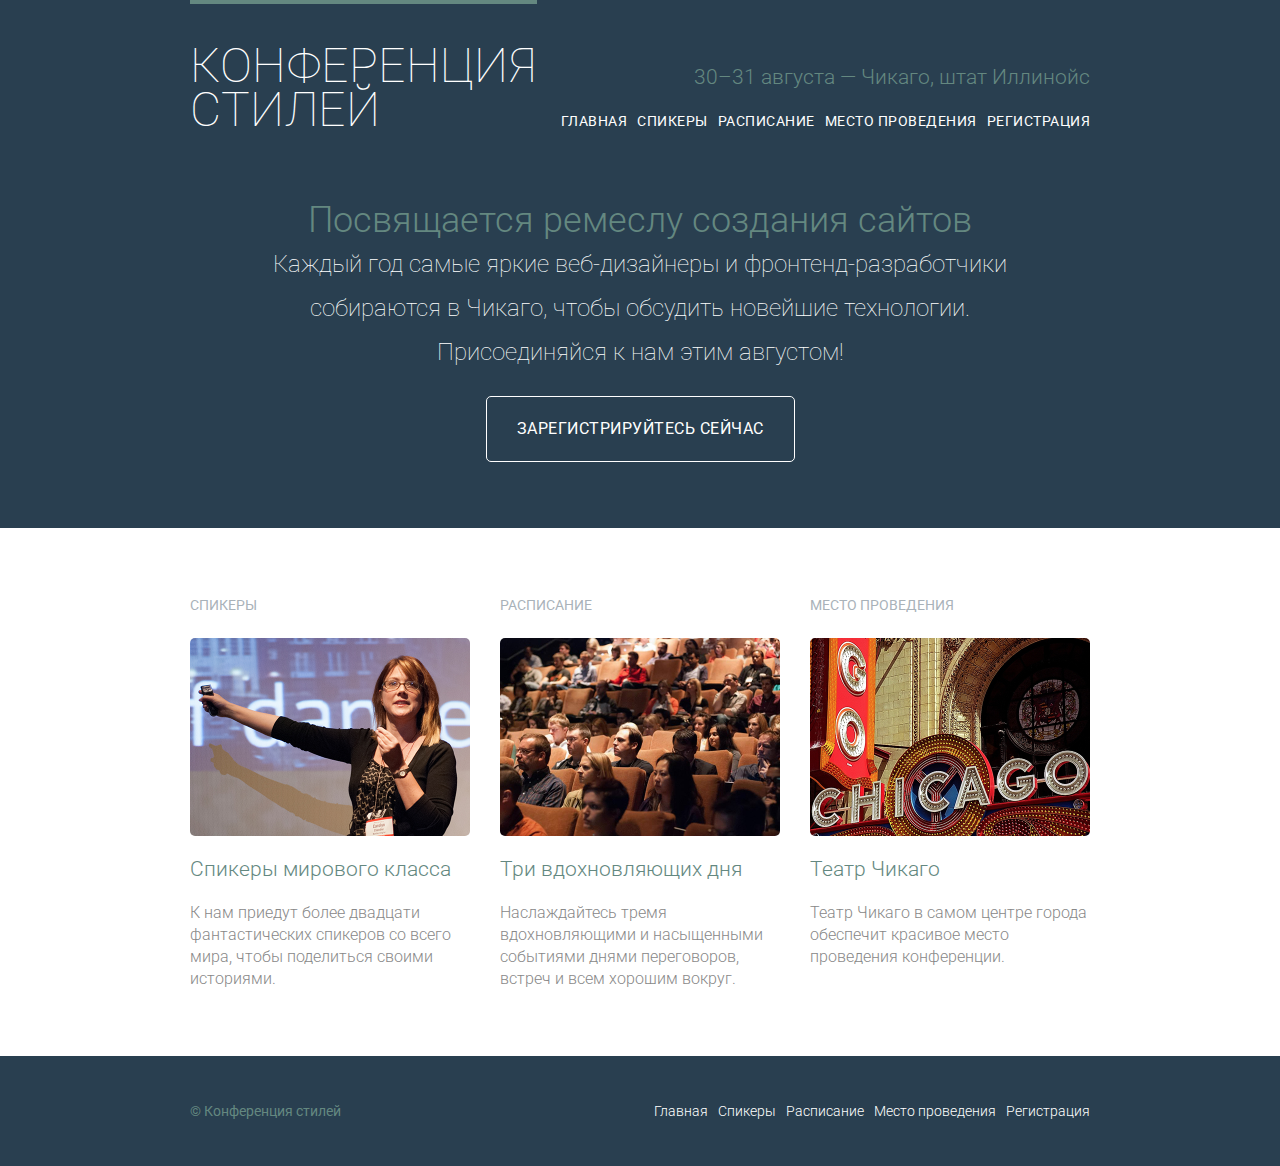
<file: index.html>
<!DOCTYPE html>
<html lang="ru">
<head>
	<meta charset="utf-8">
	<title>Конференция стилей</title>
	<link rel="stylesheet" type="text/css" href="styles.css">
	<link rel="preconnect" href="https://fonts.googleapis.com">
	<link rel="preconnect" href="https://fonts.gstatic.com" crossorigin>
	<link href="https://fonts.googleapis.com/css2?family=Roboto:wght@100;300;400&display=swap" rel="stylesheet">
</head>
<body>
	<header class="primary-header container clearfix">
		<h1 class="logo">
			<a href="index.html">Конференция<br>стилей</a>
		</h1>
		<h3 class="tagline">30&ndash;31 августа &mdash; Чикаго, штат Иллинойс</h3>
		<nav class="nav primary-nav">
			<ul>
				<li><a href="index.html">Главная</a></li><!--
			 --><li><a href="pages/speakers.html">Спикеры</a></li><!--
			 --><li><a href="pages/schedule.html">Расписание</a></li><!--
			 --><li><a href="pages/venue.html">Место проведения</a></li><!--
			 --><li><a href="pages/register.html">Регистрация</a></li>
			</ul>
		</nav>
	</header>
	<section class="hero container">
		<h2>Посвящается ремеслу создания сайтов</h2>
		<p>Каждый год самые яркие веб-дизайнеры и фронтенд-разработчики собираются в Чикаго, 
		чтобы обсудить новейшие технологии. Присоединяйся к нам этим августом!</p>
		<a class="btn btn-alt" href="pages/register.html">Зарегистрируйтесь сейчас</a>
	</section>
	<section class="row">
		<div class="grid">
			<section class="teaser col-1-3">
				<h5>Спикеры</h5>
				<a href="pages/speakers.html">
					<img src="images/home/speakers.jpg">
					<h3>Спикеры мирового класса</h3>
	    		</a>
	    		<p>К нам приедут более двадцати фантастических спикеров со всего мира, чтобы поделиться своими историями.</p>
			</section><!--
		 --><section class="teaser col-1-3">
		 		<h5>Расписание</h5>
				<a href="pages/schedule.html">
					<img src="images/home/schedule.jpg">
	    			<h3>Три вдохновляющих дня</h3>
	    		</a>
	    		<p>Наслаждайтесь тремя вдохновляющими и насыщенными событиями днями переговоров, встреч и всем хорошим вокруг.</p>
			</section><!--
		 --><section class="teaser col-1-3">
		 		<h5>Место проведения</h5>
				<a href="pages/venue.html">
					<img src="images/home/venue.jpg">
	    			<h3>Театр Чикаго</h3>
	    		</a>
	    		<p>Театр Чикаго в самом центре города обеспечит красивое место проведения конференции.</p>
			</section>
		</div>
	</section>
	<footer class="primary-footer container clearfix">
		<small>&copy; Конференция стилей</small>
		<nav class="nav">
			<ul>
				<li><a href="index.html">Главная</a></li><!--
			 --><li><a href="pages/speakers.html">Спикеры</a></li><!--
			 --><li><a href="pages/schedule.html">Расписание</a></li><!--
			 --><li><a href="pages/venue.html">Место проведения</a></li><!--
			 --><li><a href="pages/register.html">Регистрация</a></li>
			</ul>
		</nav>
	</footer>
</body>
</html>



<!--
ОСТНОВИЛСЯ НА Специфичность в комбинированных селекторах

семантический смысл элементов страниц основан на смысловом содержании элементов:

<div>  - блочный контейнер, занимают всю доступную ширину страницы, начинаются с новой строки
<span> - строчный контейнер, ширина основа на содержимом, не начинаются с новой строки

синтаксис тега:
<открывающий тег атрибут_1="значение" атрибут_2="значение">содержимое...</закрывающий тег>

обязательно указывать в начале - <html lang="ru">

текстовые элементы:

заголовки:
<h1></h1> -блочный, заголовок
...
<h6></h6>
абзац:
<p></p> -блочный, абзац
жирный текст:
<b></b> -строчный, стилистическое выделение
<strong></strong> -строчный, важное значение
курсивные текст:
<em></em> -строчный, акцент на слове
<i></i> -строчный, другой тон на слове

структурные элементы:
<header></header> -блочный, начало страницы, заголовок
<nav></nav> -блочный, навигация
<article></article> -блочный, заметка
<section></section> -блочный, тематическая группа содержимого иногда содержит заголовки
<aside></aside> -блочный, боковая панель
<footer></footer> -блочный, конец страницы

специальные символы:
&код;

гиперссылки:
<a href=""></a> -строчный, исключение может оборазчивать блочные тэги в html5, ссылка


<a></a> - открывающий и закрывающий тег

атрибуты ссылок:
src - источник встраиваемого элемента
href - ссылка на связанный ресурс

относительные и абсолютные пути:
относительный путь- сокращенная запись, содержит только имя страницы, href="имя.html", ссылки на внтуренние страницы сайта
абсолютный путь - полная запись, содержит полное имя: протокол:http:// и домен: ru,  
href="http://название.ru", ссылки на внешние сайты

ссылка на электронную почту:
href="mailto:megamanfx@gmail.com"
чтобы добавить тему письма:
нужно добавить ?subject=тема
href="mailto:megamanfx@gmail.com?subject=тема"
чтобы добавить еще текст письма:
нужно добавить &body=текст
href="mailto:megamanfx@gmail.com?subject=тема&body=текст"
пробел - %20 
перенос строки - %0A

открытие страницы в новом окне:
<a href="" target="_blank">...</a>

связывание частей одной страницы:
<div id="top"></div>
<a href="#top">на верх</a>

*  -универсальный селектор

использования значения свойства margin слева и справа как auto
позволяет браузеру автоматически выставить  равные левые и правые  поля для элемента

чтобы обернуть элемент в sublime text 3 комбинация клавиш Alt+Shift+W


добавление цитат:
<cite> - строчный, указание на творческую работу, автора, ресурс
<blockquote cite=""> - блочный, длинные, внешние цитаты
<q cite=""> - строчный, короткие, встроенные цитаты


Списки:

Маркированные списки:
<ul></ul>- блочный, создает маркированный неупорядоченный список
<li></li>- строчный, отдельный пункт в списке, лист итем
по умолчанию, браузер добавляет вертикальный margin и левый padding
к элементу ul, а перед li в таком списке ставит точку
<ul>
	<li>красный</li>
	<li>зеленый</li>
	<li>синий</li>
</ul>

Нумерованные списки:
<ol></ol>- блочный, создает нумерованный упорядоченный список
<li></li>- строчный, создает отдельный пункт в списке, лист итем
по умолчанию, браузер добавляет перед li номер в порядке возрастания
<ol>
	<li>один</li>
	<li>два</li>
	<li>три</li>
</ol>
Атрибуты нумерованных списков:
Атрибут start - применяется к тегу ol, определяет номер, с которого начинается нумерованный список,
принимает только целые значения:
<ol start="5">
	<li>пройти по улице</li>
	<li>свернуть на перекрестке</li>
	<li>остановиться на площаде</li>
</ol>

Атрибут reversed - применяется к тегу ol, меняет порядок номеров перед пунктами нумерованного списка
<ol reversed>
	<li>третий</li>
	<li>второй</li>
	<li>первый</li>
</ol>

Атрибут value - применяется к тегу li, в нумерованном списке, принимает целые числа,
отсчет после изменного li, идет учитывая измения:
<ol>
	<li> первый </li>
	<li value="5"> пятый </li>
	<li> шестой </li>
</ol>


список описания:
<dl></dl> - блочный, создает список описания
может содержать несколько терминов на одно описание, или несколько
описаний на один термин, но обычно один термин, одно описание
<dt></dt> - блочный, создает пункт с термином описания
<dd></dd> - блочный, создает пункт с описанием термина
<dl>
	<dt>термин1</dt>
	<dd>описание термина1</dd>
	<dt>термин2</dt>
	<dd>описание термина2</dd>
</dl>


Вложенные списки:
в элементы ol и ul можно вложить только li,
но в элемент li можно вложить любой элемент, в том числе ol и ul
также маркеры подобных вложенных списков могут меняться, в зависимости
от вложенности
<ol>
	<li> первый </li>
	<li> второй </li>
	<li>
		<ul>
			<li> подпункт первый</li>
			<li> подпункт второй</li>
		</ul>
	</li>
</ol>


встроенный фреймы
<iframe></iframe>- этот элемент внедряет другую html-страницу в текущую
атрибут src - содержит url другой html-страницы, принимает относительные адреса
и абсолютные адреса
атрибут frameborder
атрибут width
атрибут hegiht
seamless - логический атрибут (не поддерживается)

<figure> - блочный элемент, идентификация и охватывание медиаконтента,
может содержать более одного независимого содержимого (изображения, видео)
<figcaption> - элемент, добавляет подпись или пояснение к элементу figure



<form></form> - добавляет форму на страницу, обертывает все элементы включенные в форму
атрибут action - содержит url на который будет отправлена информация
атрибут method - содержит значение метода HTTP, который должны использовать браузеры для отправки данных формы
<form action="" method=""></form>

<input> - самостоятельный(не требуется form, не оборачивает другие элементы) элемент для получения информации
атрибут type - указывает какой тип информации будет получен
значения атрибута type:
text
password
color
date
datetime
email
month
number
range
search
tel
time
url
week
атрибут name - применяется в качестве имени элемента управления

<textarea></textarea> - может принимать большие отрывки текста
атрибут name

<input type="radio"> - переключатель, позволяет выбрать только одно значение,
чтобы обьединить несколько переключателей в группу
надо чтобы у них был одинаковое значение name
атрибут value - конкретное значение для каждого элемента input
логический атрибут checked - используется для предварительного выбора

<input type="radio" name="day" value="friday">
<input type="radio" name="day" value="saturday">
<input type="radio" name="day" value="sunday">

<input type="checkbox"> - флажки, позволяет выбрать несколько значений,
чтобы объединить в группу надо одинаковое значение name
атрибут value - конкретное значение для каждого элемента input
логический атрибут checked - используется для предварительного выбора

<input type="checkbox" name="day" value="friday">
<input type="checkbox" name="day" value="saturday">
<input type="checkbox" name="day" vaule="sunday">


<select></select> - элемент который оборачивает элементы-пункты выпадающего меню
атрибут name <select name=""></select>
<option></option> - элемент создающий пункт выпадающего меню
атрибут value <option value=""></option>
логический атрибут selected <option value="" selected></option>
<select name="day">
	<option value="friday" selected>Пятница</option>
	<option value="saturday">Суббота</option>
	<option value="sunday">Воскресенье</option>
</select>

логический атрибут multiple <select name="day" multiple> - позволяет выбрать более одного варианта
из списка одновременно
<select name="day" multiple>
	<option value="friday" selected>Пятница</option>
	<option value="saturday">Суббота</option>
	<option value="sunday">Воскресенье</option>
</select>


<input type="submit" value="отображаемое название кнопки" name=""> - элемент input со значение submit,
создает кнопку для отправки информации

<button></button> - элемент создающий кнопку, но в отличии от <input type="submit"> есть больше возможностей костомизации,
может оборачивать другие элементы
атрибут name
содержимое между тегами buttom отображается как название кнопки на странице
<button name="button_1">
	<strong>Отправить Сообщение</strong>
</button>


<input type="hidden"> - элемент input со значением hidden, создает скрытое поле,
которое содержит информацию скрытую от просмотра на странице
атрибут name <input type="hidden" name="scritoy pole">
атрибут value <input type="hidden" name-"scritoy pole" value="cod81321843918419">


<input type="file"> - элемент input со значением file, создает поле для файла,
которое позволяет добавить файл к форме на странице
атрибут name
<input type="file" name="application">


<label for="id формы,(input id="вот это")>текст описывающий элементы формы</label> - элемент который содержит подписи или заголовки форм,
связывается с элементами формы при помощи атрибута for в элементе label и атрибута id в элементе input
атрибут for

<label for="appli">отправка файла</label>
<input id="appli" type="file">

элемент label также используется для того чтобы обернуть поля формы,
флашки и переключатели:
<label>
	<input type="radio" name="day" value="friday">friday
</label>
это позволяет не использовать атрибуты id и for

<fieldset></fieldset> - блочный элемент, группирует поля формы в организованные разделы
<fieldset>
	<legend>вход в систему</legend>
	<label>имя пользователя
		<input type="" name="">
	</label>
	<label>пароль
		<input type="" name="">
	</label>
</fieldset>

<legend>подпись или заголовок</legend> - элемент, создает подпись или заголовок для элемента fieldset,
элемент legend указывается сразу после элемента fieldset

<fieldset>
	<legend>заголовок для элемента fieldset</legend>
</fieldset>


атрибуты формы и полей
логический атрибут disabled - выключает элемент таким образом , что он не доступен для взаимодействия,
но элемент отображается на странице
<label> user name</label>
<input type="text" name="username" disbaled>

атрибут placeholder - предлагает подсказку внутри элементов <input> и <textarea>
<input type="text" placeholder="введите значение" value="info">
<textarea placeholder="введите текст..."></textarea>


логический атрибут required - выводит уведомление, что элемент формы должен
содержать значение при отправке на сервер, а также проверяет данный на корректность 

некоторые элементы формы могут быть стилизованны при помощи:
:optional
:required

<label> email
	<input type="email" name="pochta" required>
</label>

дополнительные атрибуты для форм:
accept
autocomplete
autofocus
formaction
formenctype
formmethod
formnovalidate
formtarget
max
maxlenghth
min
pattern
readonly
selectionDirection
step

<table></table> -элемент инициализирует таблицу на странице
<table>
	...
</table>


<tr></tr> - элемент создает строку в таблице
<table>
	<tr>row1</tr>
	<tr>row2</tr>
	<tr>row3</tr>
</table>

<td></td> - элемент добавляет ячейки с данными
<table>
	<tr>
		<td>data-1-1</td>
		<td>data-1-2</td>
		<td>data-1-3</td>
	</tr>
	<tr>
		<td>data-2-1</td>
		<td>data-2-2</td>
		<td>data-2-3</td>
	</tr
	<tr>
		<td>data-3-1</td>
		<td>data-3-2</td>
		<td>data-3-3</td>
	</tr
</table>

<th></th> - элемент задающий загаловок столбца или строки
атрибут scope - помогает точно определить какое содержимиое связано с заголовком
значения атрибута scope: col, row, colgroup, rowgroup
атрибут headers - данный атрибут используется в элементах td и th, механиз заключается в том
что данный атрибут связывает значение атрибута headers атрибута td/th с значение атрибута id элемента th
<table>
	<tr>
		<th>header1</th>
		<th>header2</th>
		<th>header3</th>
	</tr>
	<tr>
		<td>row2</td>
		<td>row2</td>
		<td>row2</td>
	</tr>
	<tr>
		<td>row3</td>
		<td>row3</td>
		<td>row3</td>
	</tr>
</table>


<caption></caption> - элемент обеспечивает подпись или название таблицы,
данный элемент должен следовать сразу после открывающего тэга <table>

<thead></thead> - элемент, шапака таблицы, обертывает строку заголовка
<tbody></tbody> - элемент, тело таблицы, содержит основные данные таблицы
<tfoot></tfoo> - элемент, подвал таблицы, содержит описание данных таблицы


атрибуты colspan и rowspan
colspan- данный атрибут используется для объединения нескольких столбцов в одну ячейку
rowspan- данный атрибут используется для объединения нескольких строк в одну ячейку




-->
</file>
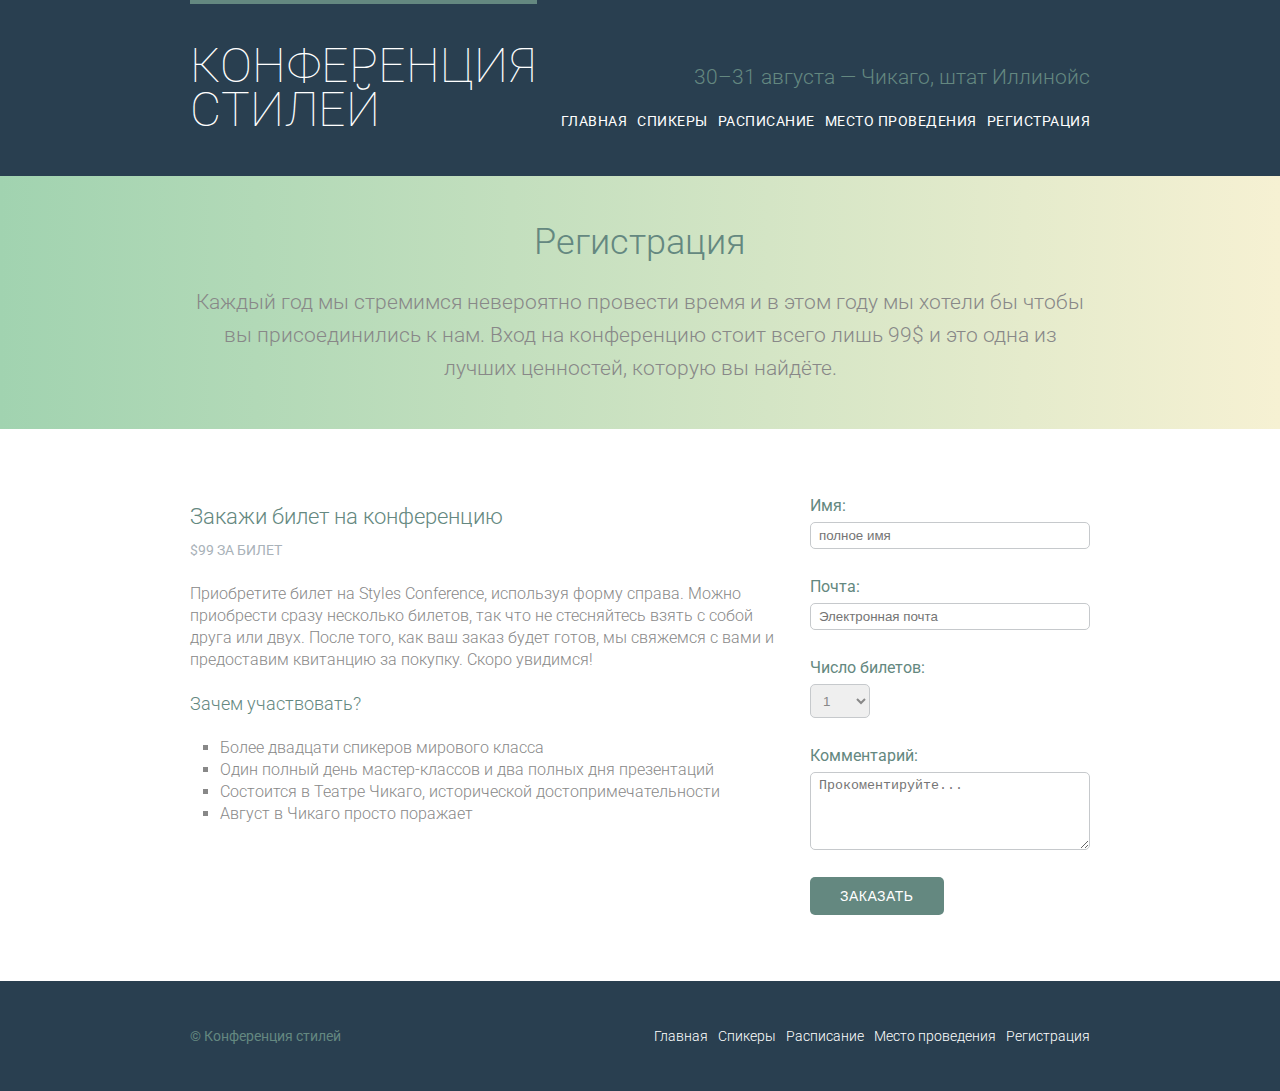
<file: pages/register.html>
<!DOCTYPE html>
<html lang="ru">
<head>
	<meta charset="utf-8">
	<title>Конференция стилей</title>
	<link rel="stylesheet" type="text/css" href="../styles.css">
	<link rel="preconnect" href="https://fonts.googleapis.com">
	<link rel="preconnect" href="https://fonts.gstatic.com" crossorigin>
	<link href="https://fonts.googleapis.com/css2?family=Roboto:wght@100;300;400&display=swap" rel="stylesheet">
</head>
<body>
	<header class="primary-header container clearfix">
		<h1 class="logo">
			<a href="../index.html">Конференция<br>стилей</a>
		</h1>
		<h3 class="tagline">30&ndash;31 августа &mdash; Чикаго, штат Иллинойс</h3>
		<nav class="nav primary-nav">
			<ul>
				<li><a href="../index.html">Главная</a></li><!--
			 --><li><a href="speakers.html">Спикеры</a></li><!--
			 --><li><a href="schedule.html">Расписание</a></li><!--
			 --><li><a href="venue.html">Место проведения</a></li><!--
			 --><li><a href="register.html">Регистрация</a></li>
			</ul>
		</nav>
	</header>
	<section class="row-alt">
		<div class="lead container">	
			<h1>Регистрация</h1>
			<p>Каждый год мы стремимся невероятно провести время и в этом году мы хотели бы чтобы вы присоединились к нам. Вход на конференцию стоит всего лишь 99$ и это одна из лучших ценностей, которую вы найдёте.</p>
		</div>
	</section>

	<section class="row">
		<div class="grid">
			<section class="col-2-3">
				<h2>Закажи билет на конференцию</h2>
				<h5>$99 за билет</h5>
				<p>Приобретите билет на Styles Conference, используя форму справа. 
    			Можно приобрести сразу несколько билетов, так что не стесняйтесь взять 
    			с собой друга или двух. После того, как ваш заказ будет готов, мы 
    			свяжемся с вами и предоставим квитанцию за покупку. Скоро увидимся!</p>
				<h4>Зачем участвовать?</h4>
				<ul class="why-attend">
					<li>Более двадцати спикеров мирового класса</li>
					<li>Один полный день мастер-классов и два полных дня презентаций</li>
					<li>Состоится в Театре Чикаго, исторической достопримечательности</li>
					<li>Август в Чикаго просто поражает</li>
				</ul>
			</section><!--
		 --><form class="col-1-3" action="#" method="post">
				<fieldset class="register-group">
					<label>
						Имя:
						<input type="text" name="username" placeholder="полное имя" required>
					</label>
					<label>
						Почта:
						<input type="email" name="pochta" placeholder="Электронная почта" required>
					</label>
					<label>
						Число билетов:
						<select name="quantity" required>
							<option value="1" selected>1</option>
							<option value="2">2</option>
							<option value="3">3</option>
							<option value="4">4</option>
							<option value="5">5</option>
						</select>
					</label>
					<label>
						Комментарий:
						<textarea name="comments" placeholder="Прокоментируйте..."></textarea>
					</label>
				</fieldset>

				<input type="submit" name="submit" value="Заказать" class="btn btn-default">
			</form>
		</div>
	</section>





	<footer class="primary-footer container clearfix">
		<small>&copy; Конференция стилей</small>
		<nav class="nav">
			<ul>
				<li><a href="../index.html">Главная</a></li><!--
			 --><li><a href="speakers.html">Спикеры</a></li><!--
			 --><li><a href="schedule.html">Расписание</a></li><!--
			 --><li><a href="venue.html">Место проведения</a></li><!--
			 --><li><a href="register.html">Регистрация</a></li>
			</ul>
		</nav>
	</footer>
</body>
</html>



<!--


семантический смысл элементов страниц основан на смысловом содержании элементов:

<div>  - блочный контейнер, занимают всю доступную ширину страницы, начинаются с новой строки
<span> - строчный контейнер, ширина основа на содержимом, не начинаются с новой строки

синтаксис тега:
<открывающий тег атрибут_1="значение" атрибут_2="значение">содержимое...</закрывающий тег>

обязательно указывать в начале - <html lang="ru">

текстовые элементы:

заголовки:
<h1></h1> -блочный, заголовок
...
<h6></h6>
абзац:
<p></p> -блочный, абзац
жирный текст:
<b></b> -строчный, стилистическое выделение
<strong></strong> -строчный, важное значение
курсивные текст:
<em></em> -строчный, акцент на слове
<i></i> -строчный, другой тон на слове

структурные элементы:
<header></header> -блочный, начало страницы, заголовок
<nav></nav> -блочный, навигация
<article></article> -блочный, заметка
<section></section> -блочный, тематическая группа содержимого иногда содержит заголовки
<aside></aside> -блочный, боковая панель
<footer></footer> -блочный, конец страницы

специальные символы:
&код;

гиперссылки:
<a href=""></a> -строчный, исключение может оборазчивать блочные тэги в html5, ссылка


<a></a> - открывающий и закрывающий тег

атрибуты ссылок:
src - источник встраиваемого элемента
href - ссылка на связанный ресурс

относительные и абсолютные пути:
относительный путь- сокращенная запись, содержит только имя страницы, href="имя.html", ссылки на внтуренние страницы сайта
абсолютный путь - полная запись, содержит полное имя: протокол:http:// и домен: ru,  
href="http://название.ru", ссылки на внешние сайты

ссылка на электронную почту:
href="mailto:megamanfx@gmail.com"
чтобы добавить тему письма:
нужно добавить ?subject=тема
href="mailto:megamanfx@gmail.com?subject=тема"
чтобы добавить еще текст письма:
нужно добавить &body=текст
href="mailto:megamanfx@gmail.com?subject=тема&body=текст"
пробел - %20 
перенос строки - %0A

открытие страницы в новом окне:
<a href="" target="_blank">...</a>

связывание частей одной страницы:
<div id="top"></div>
<a href="#top">на верх</a>


-->
</file>
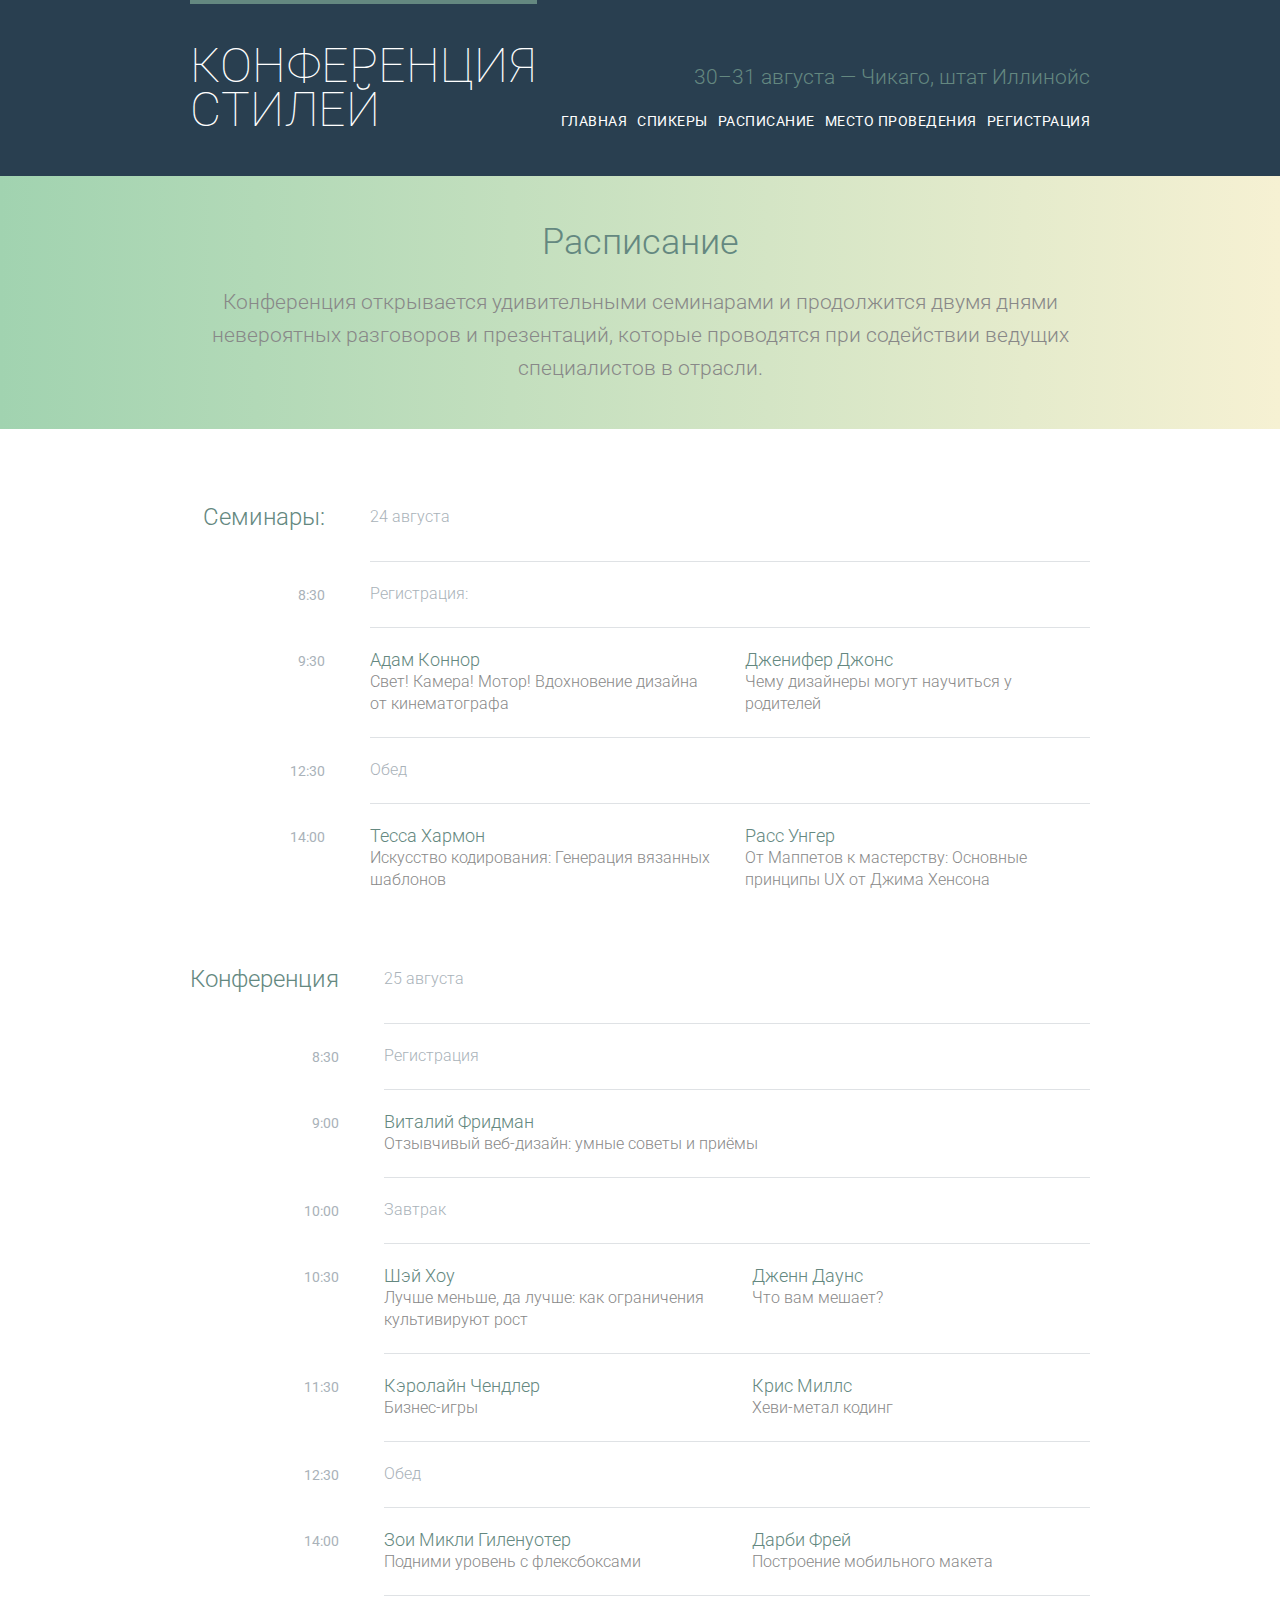
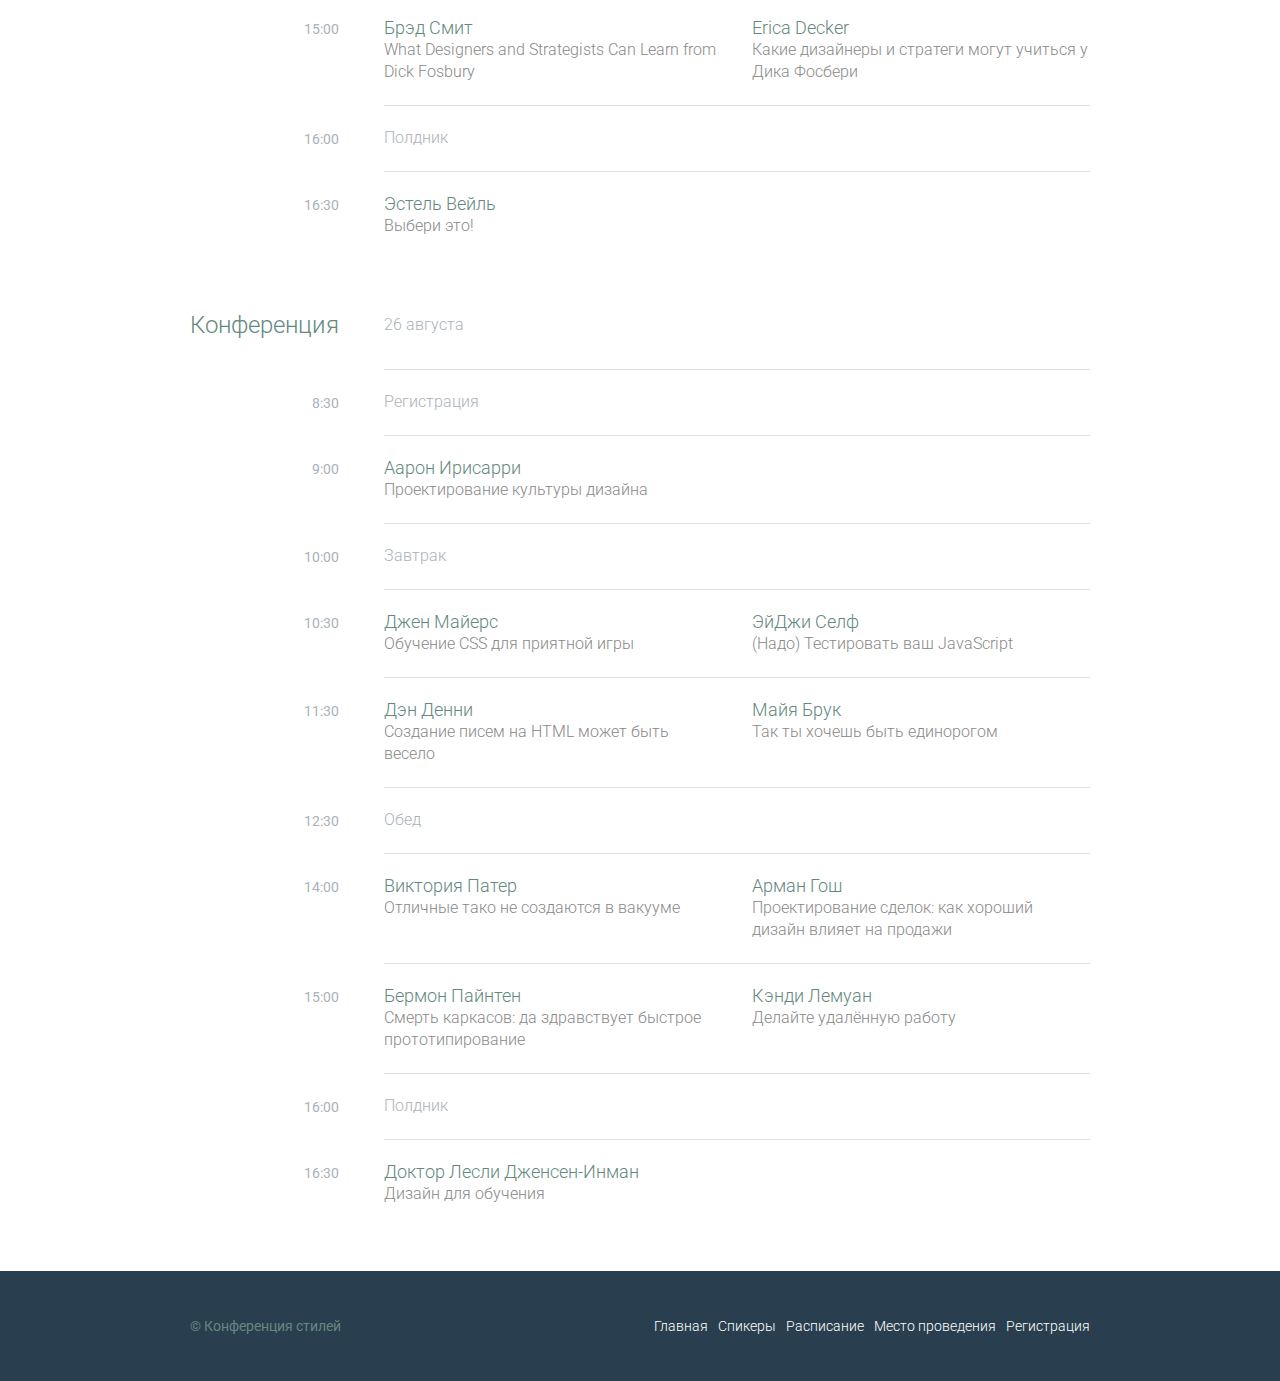
<file: pages/schedule.html>
<!DOCTYPE html>
<html lang="ru">
<head>
	<meta charset="utf-8">
	<title>Конференция стилей</title>
	<link rel="stylesheet" type="text/css" href="../styles.css">
	<link rel="preconnect" href="https://fonts.googleapis.com">
	<link rel="preconnect" href="https://fonts.gstatic.com" crossorigin>
	<link href="https://fonts.googleapis.com/css2?family=Roboto:wght@100;300;400&display=swap" rel="stylesheet">
</head>
<body>
	<header class="primary-header container clearfix">
		<h1 class="logo">
			<a href="../index.html">Конференция<br>стилей</a>
		</h1>
		<h3 class="tagline">30&ndash;31 августа &mdash; Чикаго, штат Иллинойс</h3>
		<nav class="nav primary-nav">
			<ul>
				<li><a href="../index.html">Главная</a></li><!--
			 --><li><a href="speakers.html">Спикеры</a></li><!--
			 --><li><a href="schedule.html">Расписание</a></li><!--
			 --><li><a href="venue.html">Место проведения</a></li><!--
			 --><li><a href="register.html">Регистрация</a></li>
			</ul>
		</nav>
	</header>
	<section class="row-alt">
		<div class="lead container">			
			<h1>Расписание</h1>
			<p>Конференция открывается удивительными семинарами и продолжится двумя днями невероятных разговоров и презентаций, которые проводятся при содействии ведущих специалистов в отрасли.</p>
		</div>
	</section>
	<section class="row">
		<div class="container">
			<table>
				<thead>
					<tr>
						<th scope="row">
						Семинары:
						</th>
						<td colspan="2" class="schedule-offset">
						24 августа
						</td>
					</tr>
				</thead>
				<tbody>
					<tr>
						<th scope="row">
							<time datetime="8:30:00">
								8:30
							</time>
						</th>
						<td colspan="2" class="schedule-offset">
							Регистрация:
						</td>
					</tr>
					<tr>
						<th scope="row" datetime="09:00:00">
						9:30
						</th>
						<td>
							<a href="speakers.html#adam-connor">
								<h4>Адам Коннор</h4>
								Свет! Камера! Мотор! Вдохновение дизайна от кинематографа
							</a>
						</td>
						<td>
							<a href="speakers.html#jennifer-jones">
								<h4>Дженифер Джонс</h4>
								Чему дизайнеры могут научиться у родителей
							</a>
						</td>
					</tr>
					<tr>
				      <th scope="row">
				        <time datetime="12:30:00">12:30</time>
				      </th>
				      <td colspan="2"  class="schedule-offset">
				        Обед
				      </td>
				    </tr>
				    <tr>
				      <th scope="row">
				        <time datetime="14:00:00">14:00</time>
				      </th>
				      <td>
				        <a href="speakers.html#tessa-harmon">
				          <h4>Тесса Хармон</h4>
				          Искусство кодирования: Генерация вязанных шаблонов
				        </a>
				      </td>
				      <td>
				        <a href="speakers.html#russ-unger">
				          <h4>Расс Унгер</h4>
				          От Маппетов к мастерству: Основные принципы UX от Джима Хенсона
				        </a>
				      </td>
				    </tr>
				</tbody>
				        <table>
          <thead>
            <tr>
              <th scope="row">
                Конференция
              </th>
              <td class="schedule-offset" colspan="2">
                25 августа
              </td>
            </tr>
          </thead>
          <tbody>
            <tr>
              <th scope="row">
                <time datetime="08:30:00">8:30</time>
              </th>
              <td class="schedule-offset" colspan="2">
                Регистрация
              </td>
            </tr>
            <tr>
              <th scope="row">
                <time datetime="09:00:00">9:00</time>
              </th>
              <td colspan="2">
                <a href="speakers.html#vitaly-friedman">
                  <h4>Виталий Фридман</h4>
                  Отзывчивый веб-дизайн: умные советы и приёмы
                </a>
              </td>
            </tr>
            <tr>
              <th scope="row">
                <time datetime="10:00:00">10:00</time>
              </th>
              <td class="schedule-offset" colspan="2">
                Завтрак
              </td>
            </tr>
            <tr>
              <th scope="row">
                <time datetime="10:30:00">10:30</time>
              </th>
              <td>
                <a href="speakers.html#shay-howe">
                  <h4>Шэй Хоу</h4>
                  Лучше меньше, да лучше: как ограничения культивируют рост
                </a>
              </td>
              <td>
                <a href="speakers.html#jenn-downs">
                  <h4>Дженн Даунс</h4>
                  Что вам мешает?
                </a>
              </td>
            </tr>
            <tr>
              <th scope="row">
                <time datetime="11:30:00">11:30</time>
              </th>
              <td>
                <a href="speakers.html#carolyn-chandler">
                  <h4>Кэролайн Чендлер</h4>
                  Бизнес-игры
                </a>
              </td>
              <td>
                <a href="speakers.html#chris-mills">
                  <h4>Крис Миллс</h4>
                  Хеви-метал кодинг
                </a>
              </td>
            </tr>
            <tr>
              <th scope="row">
                <time datetime="12:30:00">12:30</time>
              </th>
              <td class="schedule-offset" colspan="2">
                Обед
              </td>
            </tr>
            <tr>
              <th scope="row">
                <time datetime="14:00">14:00</time>
              </th>
              <td>
                <a href="speakers.html#zoe-mickley-gillenwater">
                  <h4>Зои Микли Гиленуотер</h4>
                  Подними уровень с флексбоксами
                </a>
              </td>
              <td>
                <a href="speakers.html#darby-frey">
                  <h4>	Дарби Фрей</h4>
                  Построение мобильного макета
                </a>
              </td>
            </tr>
            <tr>
              <th scope="row">
                <time datetime="15:00:00">15:00</time>
              </th>
              <td>
                <a href="speakers.html#brad-smith">
                  <h4>	Брэд Смит</h4>
                  What Designers and Strategists Can Learn from Dick Fosbury
                </a>
              </td>
              <td>
                <a href="speakers.html#erica-decker">
                  <h4>Erica Decker</h4>
                  Какие дизайнеры и стратеги могут учиться у Дика Фосбери
                </a>
              </td>
            </tr>
            <tr>
              <th scope="row">
                <time datetime="16:00:00">16:00</time>
              </th>
              <td class="schedule-offset" colspan="2">
                Полдник
              </td>
            </tr>
            <tr>
              <th scope="row">
                <time datetime="16:30:00">16:30</time>
              </th>
              <td colspan="2">
                <a href="speakers.html#estelle-weyl">
                  <h4>Эстель Вейль</h4>
                  Выбери это!
                </a>
              </td>
            </tr>
          </tbody>
        </table>

        <!-- Конференция -->

        <table>
          <thead>
            <tr>
              <th scope="row">
                Конференция
              </th>
              <td class="schedule-offset" colspan="2">
                26 августа
              </td>
            </tr>
          </thead>
          <tbody>
            <tr>
              <th scope="row">
                <time datetime="08:30:00">8:30</time>
              </th>
              <td class="schedule-offset" colspan="2">
                Регистрация
              </td>
            </tr>
            <tr>
              <th scope="row">
                <time datetime="09:00:00">9:00</time>
              </th>
              <td colspan="2">
                <a href="speakers.html#aaron-irizarry">
                  <h4>Аарон Ирисарри</h4>
                  Проектирование культуры дизайна
                </a>
              </td>
            </tr>
            <tr>
              <th scope="row">
                <time datetime="10:00:00">10:00</time>
              </th>
              <td class="schedule-offset" colspan="2">
                Завтрак
              </td>
            </tr>
            <tr>
              <th scope="row">
                <time datetime="10:30:00">10:30</time>
              </th>
              <td>
                <a href="speakers.html#jen-myers">
                  <h4>Джен Майерс</h4>
                  Обучение CSS для приятной игры
                </a>
              </td>
              <td>
                <a href="speakers.html#aj-self">
                  <h4>ЭйДжи Селф</h4>
                  (Надо) Тестировать ваш JavaScript
                </a>
              </td>
            </tr>
            <tr>
              <th scope="row">
                <time datetime="11:30:00">11:30</time>
              </th>
              <td>
                <a href="speakers.html#dan-denney">
                  <h4>	Дэн Денни</h4>
                  Создание писем на HTML может быть весело
                </a>
              </td>
              <td>
                <a href="speakers.html#maya-bruck">
                  <h4>	Майя Брук</h4>
                  	Так ты хочешь быть единорогом
                </a>
              </td>
            </tr>
            <tr>
              <th scope="row">
                <time datetime="12:30:00">12:30</time>
              </th>
              <td class="schedule-offset" colspan="2">
                Обед
              </td>
            </tr>
            <tr>
              <th scope="row">
                <time datetime="14:00">14:00</time>
              </th>
              <td>
                <a href="speakers.html#victoria-pater">
                  <h4>Виктория Патер</h4>
                  	Отличные тако не создаются в вакууме
                </a>
              </td>
              <td>
                <a href="speakers.html#arman-ghosh">
                  <h4>Арман Гош</h4>
                  	Проектирование сделок: как хороший дизайн влияет на продажи
                </a>
              </td>
            </tr>
            <tr>
              <th scope="row">
                <time datetime="15:00:00">15:00</time>
              </th>
              <td>
                <a href="speakers.html#bermon-painter">
                  <h4>Бермон Пайнтен</h4>
                  Смерть каркасов: да здравствует быстрое прототипирование
                </a>
              </td>
              <td>
                <a href="speakers.html#candi-lemoine">
                  <h4>Кэнди Лемуан</h4>
                  Делайте удалённую работу
                </a>
              </td>
            </tr>
            <tr>
              <th scope="row">
                <time datetime="16:00:00">16:00</time>
              </th>
              <td class="schedule-offset" colspan="2">
                Полдник
              </td>
            </tr>
            <tr>
              <th scope="row">
                <time datetime="16:30:00">16:30</time>
              </th>
              <td colspan="2">
                <a href="speakers.html#leslie-jensen-inman">
                  <h4>Доктор Лесли Дженсен-Инман</h4>
                 Дизайн для обучения
                </a>
              </td>
            </tr>
			</table>
		</div>
	</section>
	<footer class="primary-footer container clearfix">
		<small>&copy; Конференция стилей</small>
		<nav class="nav">
			<ul>
				<li><a href="../index.html">Главная</a></li><!--
			 --><li><a href="speakers.html">Спикеры</a></li><!--
			 --><li><a href="schedule.html">Расписание</a></li><!--
			 --><li><a href="venue.html">Место проведения</a></li><!--
			 --><li><a href="register.html">Регистрация</a></li>
			</ul>
		</nav>
	</footer>
</body>
</html>



<!--


семантический смысл элементов страниц основан на смысловом содержании элементов:

<div>  - блочный контейнер, занимают всю доступную ширину страницы, начинаются с новой строки
<span> - строчный контейнер, ширина основа на содержимом, не начинаются с новой строки

синтаксис тега:
<открывающий тег атрибут_1="значение" атрибут_2="значение">содержимое...</закрывающий тег>

обязательно указывать в начале - <html lang="ru">

текстовые элементы:

заголовки:
<h1></h1> -блочный, заголовок
...
<h6></h6>
абзац:
<p></p> -блочный, абзац
жирный текст:
<b></b> -строчный, стилистическое выделение
<strong></strong> -строчный, важное значение
курсивные текст:
<em></em> -строчный, акцент на слове
<i></i> -строчный, другой тон на слове

структурные элементы:
<header></header> -блочный, начало страницы, заголовок
<nav></nav> -блочный, навигация
<article></article> -блочный, заметка
<section></section> -блочный, тематическая группа содержимого иногда содержит заголовки
<aside></aside> -блочный, боковая панель
<footer></footer> -блочный, конец страницы

специальные символы:
&код;

гиперссылки:
<a href=""></a> -строчный, исключение может оборазчивать блочные тэги в html5, ссылка


<a></a> - открывающий и закрывающий тег

атрибуты ссылок:
src - источник встраиваемого элемента
href - ссылка на связанный ресурс

относительные и абсолютные пути:
относительный путь- сокращенная запись, содержит только имя страницы, href="имя.html", ссылки на внтуренние страницы сайта
абсолютный путь - полная запись, содержит полное имя: протокол:http:// и домен: ru,  
href="http://название.ru", ссылки на внешние сайты

ссылка на электронную почту:
href="mailto:megamanfx@gmail.com"
чтобы добавить тему письма:
нужно добавить ?subject=тема
href="mailto:megamanfx@gmail.com?subject=тема"
чтобы добавить еще текст письма:
нужно добавить &body=текст
href="mailto:megamanfx@gmail.com?subject=тема&body=текст"
пробел - %20 
перенос строки - %0A

открытие страницы в новом окне:
<a href="" target="_blank">...</a>

связывание частей одной страницы:
<div id="top"></div>
<a href="#top">на верх</a>


-->
</file>
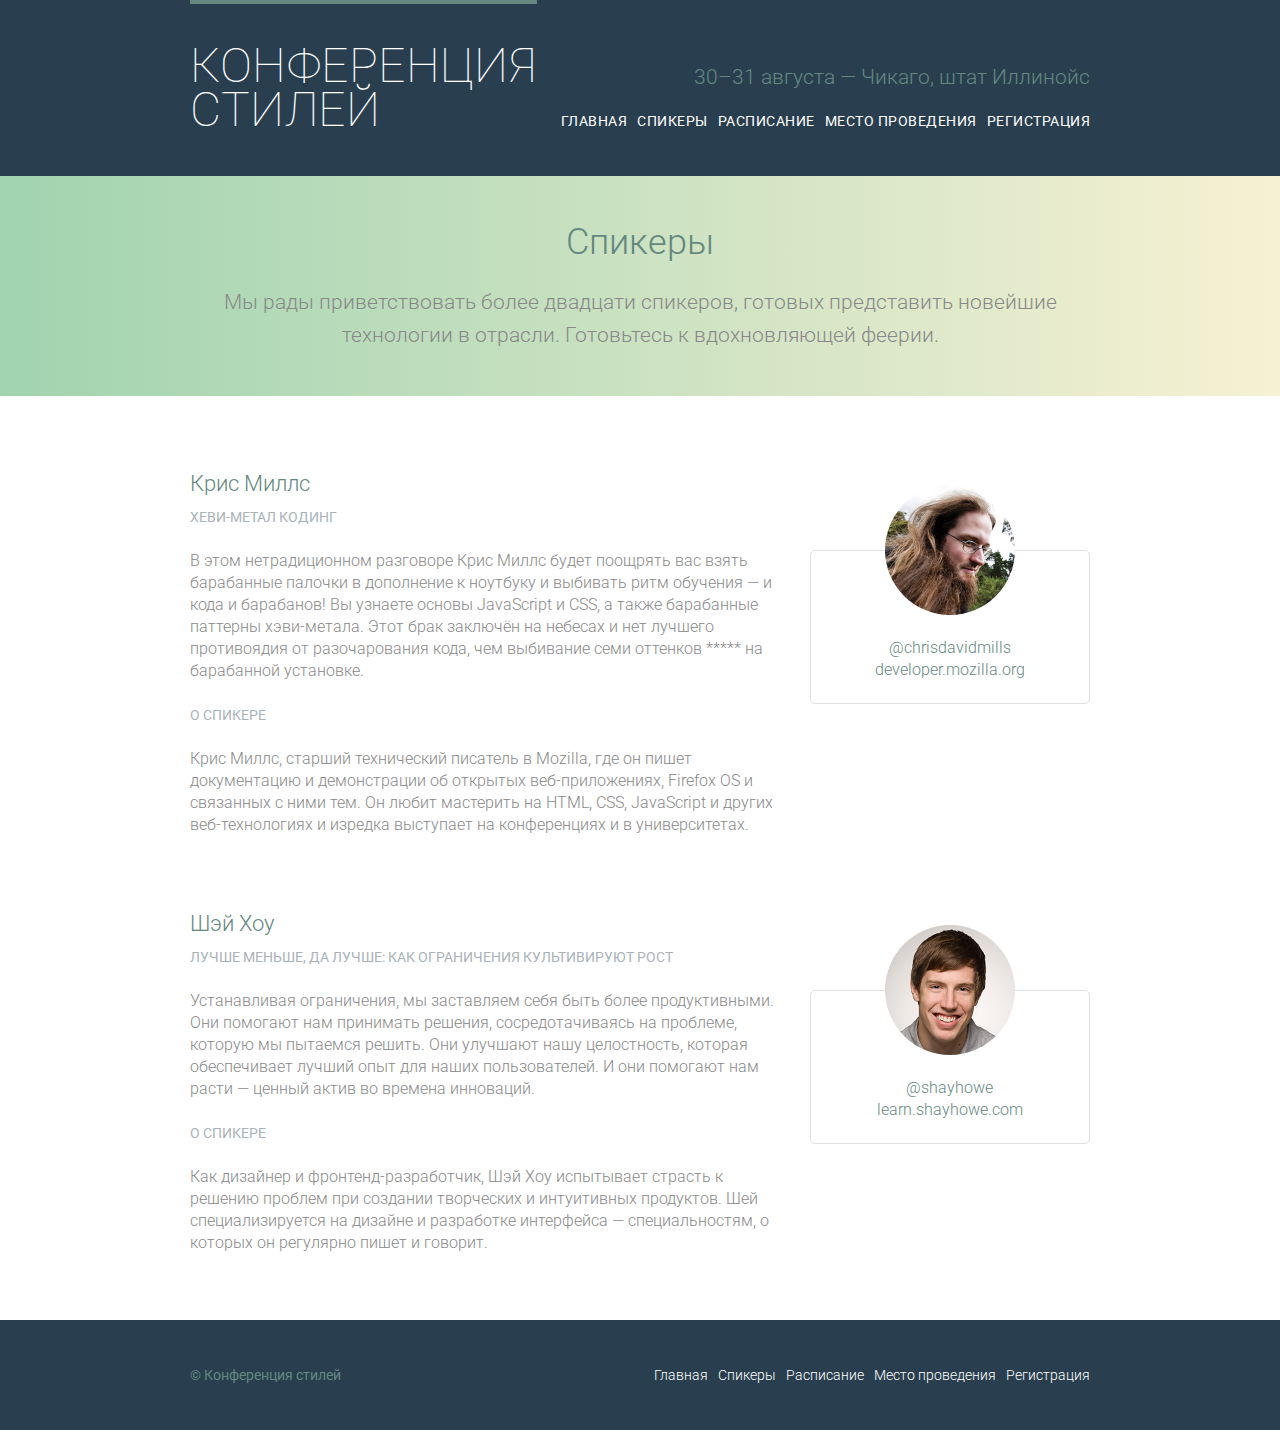
<file: pages/speakers.html>
<!DOCTYPE html>
<html lang="ru">
<head>
	<meta charset="utf-8">
	<title>Конференция стилей</title>
	<link rel="stylesheet" type="text/css" href="../styles.css">
	<link rel="preconnect" href="https://fonts.googleapis.com">
	<link rel="preconnect" href="https://fonts.gstatic.com" crossorigin>
	<link href="https://fonts.googleapis.com/css2?family=Roboto:wght@100;300;400&display=swap" rel="stylesheet">
</head>
<body>
	<header class="primary-header container clearfix">
		<h1 class="logo">
			<a href="../index.html">Конференция<br>стилей</a>
		</h1>
		<h3 class="tagline">30&ndash;31 августа &mdash; Чикаго, штат Иллинойс</h3>
		<nav class="nav primary-nav">
			<ul>
				<li><a href="../index.html">Главная</a></li><!--
			 --><li><a href="speakers.html">Спикеры</a></li><!--
			 --><li><a href="schedule.html">Расписание</a></li><!--
			 --><li><a href="venue.html">Место проведения</a></li><!--
			 --><li><a href="register.html">Регистрация</a></li>
			</ul>
		</nav>
	</header>
	<section class="row-alt">
		<div class="lead container">			
			<h1>Спикеры</h1>
			<p>Мы рады приветствовать более двадцати спикеров, готовых представить 
    		новейшие технологии в отрасли. Готовьтесь к вдохновляющей феерии.</p>
		</div>
	</section>
	<section class="row">
		<div class="grid">
			<section class="speaker" id="chris-mills">
				<div class="col-2-3">
					<h2>Крис Миллс</h2>
					<h5>Хеви-метал кодинг</h5>
					<p>В этом нетрадиционном разговоре Крис Миллс будет поощрять вас взять барабанные палочки в дополнение к ноутбуку и выбивать ритм обучения — и кода и барабанов! Вы узнаете основы JavaScript и CSS, а также барабанные паттерны хэви-метала. Этот брак заключён на небесах и нет лучшего противоядия от разочарования кода, чем выбивание семи оттенков ***** на барабанной установке.</p>
					<h5>О спикере</h5>
					<p>Крис Миллс, старший технический писатель в Mozilla, где он пишет документацию и демонстрации об открытых веб-приложениях, Firefox OS и связанных с ними тем. Он любит мастерить на HTML, CSS, JavaScript и других веб-технологиях и изредка выступает на конференциях и в университетах.</p>
				</div><!--
			 --><aside class="col-1-3">
					<div class="speaker-info">
						<img src="../images/speakers/chris-mills.jpg">
						<ul>
							<li><a href="https://twitter.com/chrisdavidmills">@chrisdavidmills</a></li>
							<li><a href="https://developer.mozilla.org/">developer.mozilla.org</a></li>
						</ul>
					</div>
				</aside>
			</section>
			<section id="shay-howe">
				<div class="col-2-3">
					<h2>Шэй Хоу</h2>
					<h5>Лучше меньше, да лучше: как ограничения культивируют рост</h5>
					<p>Устанавливая ограничения, мы заставляем себя быть более продуктивными. Они помогают нам принимать решения, сосредотачиваясь на проблеме, которую мы пытаемся решить. Они улучшают нашу целостность, которая обеспечивает лучший опыт для наших пользователей. И они помогают нам расти — ценный актив во времена инноваций.</p>
					<h5>О спикере</h5>
					<p>Как дизайнер и фронтенд-разработчик, Шэй Хоу испытывает страсть к решению проблем при создании творческих и интуитивных продуктов. Шей специализируется на дизайне и разработке интерфейса — специальностям, о которых он регулярно пишет и говорит.</p>
				</div><!--
			 --><aside class="col-1-3">
			 	<div class="speaker-info">
			 		<img src="../images/speakers/shay-howe.jpg">
			 		<ul>
			 			<li><a href="https://twitter.com/shayhowe">@shayhowe</a></li>
			 			<li><a href="http://learn.shayhowe.com/">learn.shayhowe.com</a></li>
			 		</ul>
			 	</div>
			 </aside>
			</section>
		</div>
	</section>
	<footer class="primary-footer container clearfix">
		<small>&copy; Конференция стилей</small>
		<nav class="nav">
			<ul>
				<li><a href="../index.html">Главная</a></li><!--
			 --><li><a href="speakers.html">Спикеры</a></li><!--
			 --><li><a href="schedule.html">Расписание</a></li><!--
			 --><li><a href="venue.html">Место проведения</a></li><!--
			 --><li><a href="register.html">Регистрация</a></li>
			</ul>
		</nav>
	</footer>
</body>
</html>



<!--


семантический смысл элементов страниц основан на смысловом содержании элементов:

<div>  - блочный контейнер, занимают всю доступную ширину страницы, начинаются с новой строки
<span> - строчный контейнер, ширина основа на содержимом, не начинаются с новой строки

синтаксис тега:
<открывающий тег атрибут_1="значение" атрибут_2="значение">содержимое...</закрывающий тег>

обязательно указывать в начале - <html lang="ru">

текстовые элементы:

заголовки:
<h1></h1> -блочный, заголовок
...
<h6></h6>
абзац:
<p></p> -блочный, абзац
жирный текст:
<b></b> -строчный, стилистическое выделение
<strong></strong> -строчный, важное значение
курсивные текст:
<em></em> -строчный, акцент на слове
<i></i> -строчный, другой тон на слове

структурные элементы:
<header></header> -блочный, начало страницы, заголовок
<nav></nav> -блочный, навигация
<article></article> -блочный, заметка
<section></section> -блочный, тематическая группа содержимого иногда содержит заголовки
<aside></aside> -блочный, боковая панель
<footer></footer> -блочный, конец страницы

специальные символы:
&код;

гиперссылки:
<a href=""></a> -строчный, исключение может оборазчивать блочные тэги в html5, ссылка


<a></a> - открывающий и закрывающий тег

атрибуты ссылок:
src - источник встраиваемого элемента
href - ссылка на связанный ресурс

относительные и абсолютные пути:
относительный путь- сокращенная запись, содержит только имя страницы, href="имя.html", ссылки на внтуренние страницы сайта
абсолютный путь - полная запись, содержит полное имя: протокол:http:// и домен: ru,  
href="http://название.ru", ссылки на внешние сайты

ссылка на электронную почту:
href="mailto:megamanfx@gmail.com"
чтобы добавить тему письма:
нужно добавить ?subject=тема
href="mailto:megamanfx@gmail.com?subject=тема"
чтобы добавить еще текст письма:
нужно добавить &body=текст
href="mailto:megamanfx@gmail.com?subject=тема&body=текст"
пробел - %20 
перенос строки - %0A

открытие страницы в новом окне:
<a href="" target="_blank">...</a>

связывание частей одной страницы:
<div id="top"></div>
<a href="#top">на верх</a>


-->
</file>
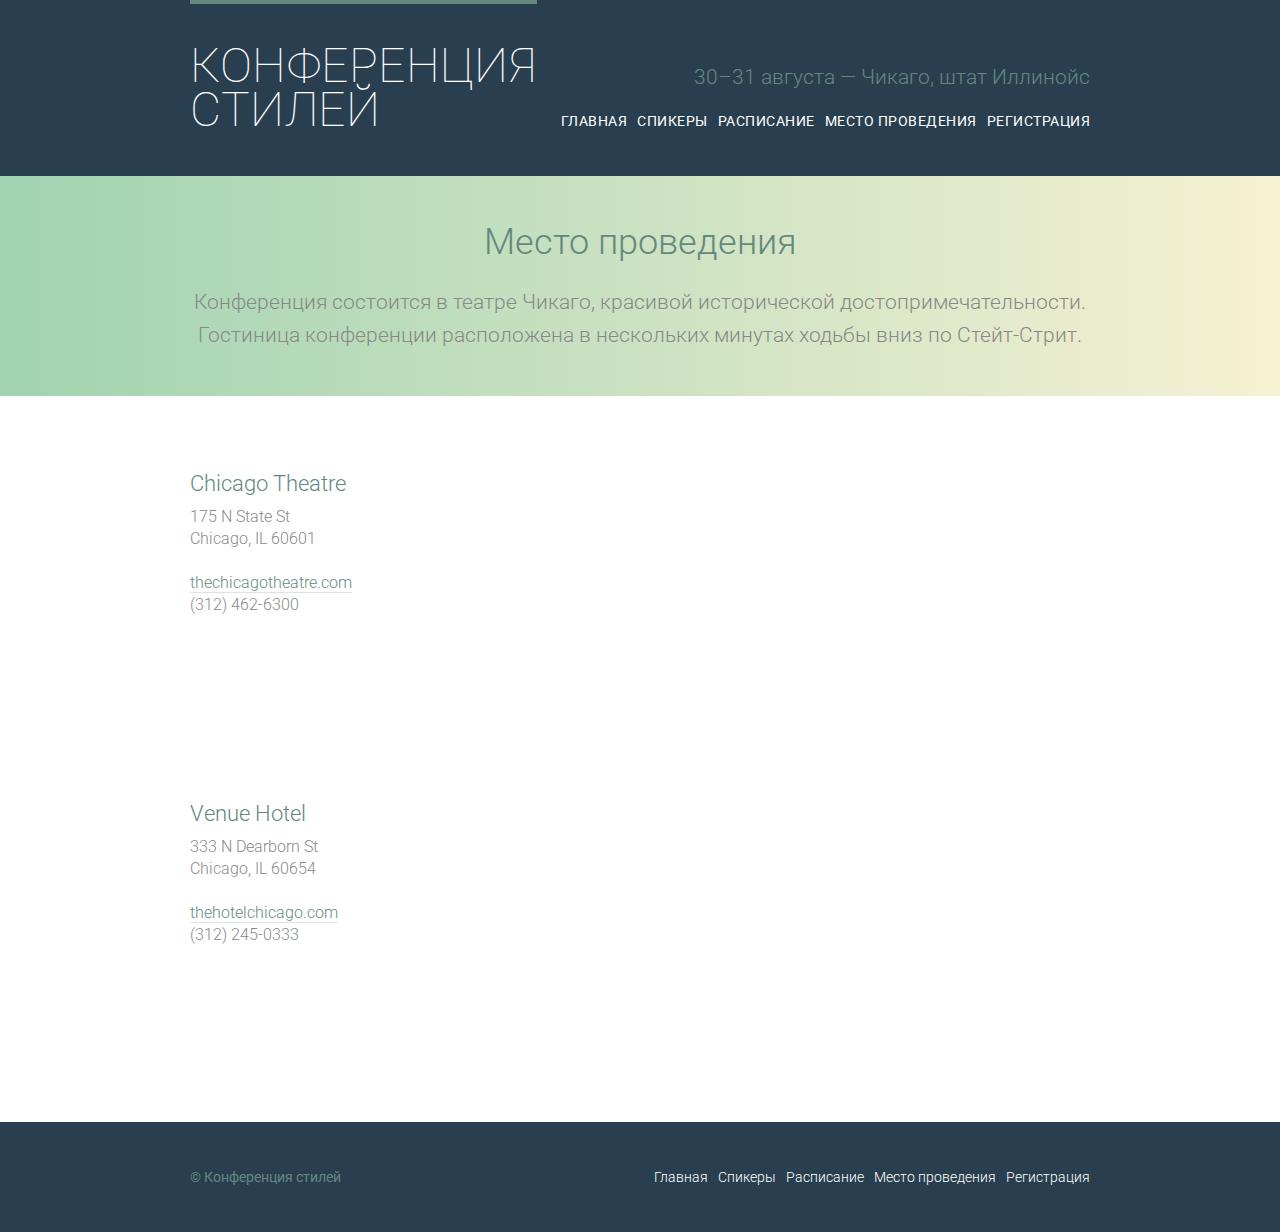
<file: pages/venue.html>
<!DOCTYPE html>
<html lang="ru">
<head>
	<meta charset="utf-8">
	<title>Конференция стилей</title>
	<link rel="stylesheet" type="text/css" href="../styles.css">
	<link rel="preconnect" href="https://fonts.googleapis.com">
	<link rel="preconnect" href="https://fonts.gstatic.com" crossorigin>
	<link href="https://fonts.googleapis.com/css2?family=Roboto:wght@100;300;400&display=swap" rel="stylesheet">
</head>
<body>
	<header class="primary-header container clearfix">
		<h1 class="logo">
			<a href="../index.html">Конференция<br>стилей</a>
		</h1>
		<h3 class="tagline">30&ndash;31 августа &mdash; Чикаго, штат Иллинойс</h3>
		<nav class="nav primary-nav">
			<ul>
				<li><a href="../index.html">Главная</a></li><!--
			 --><li><a href="speakers.html">Спикеры</a></li><!--
			 --><li><a href="schedule.html">Расписание</a></li><!--
			 --><li><a href="venue.html">Место проведения</a></li><!--
			 --><li><a href="register.html">Регистрация</a></li>
			</ul>
		</nav>
	</header>
	<section class="row-alt">
		<div class="lead container">
			<h1>Место проведения</h1>
			<p>Конференция состоится в театре Чикаго, красивой исторической достопримечательности. Гостиница конференции расположена в нескольких минутах ходьбы вниз по Стейт-Стрит.</p>
		</div>
	</section>
	<section class="row">
		<div class="grid">
			<section class="venue-theatre">
				<div class="col-1-3">
					<h2>Chicago Theatre</h2>
					<p>175 N State St <br> Chicago, IL 60601</p>
					<p><a href="http://www.thechicagotheatre.com/">thechicagotheatre.com</a> <br> (312) 462-6300</p>
				</div><!--
			 --><iframe class="venue-map col-2-3" src="https://www.google.com/maps/embed?pb=!1m5!3m3!1m2!1s0x880e2ca55810a493%3A0x4700ddf60fcbfad6!2schicago+theatre!5e0!3m2!1sen!2sus!4v1388701393606"></iframe>
			</section>
			<section class="venue-hotel">
				<div class="col-1-3">
					<h2>Venue Hotel</h2>
					<p>333 N Dearborn St <br> Chicago, IL 60654</p>
					<p><a href="http://thehotelchicago.com/">thehotelchicago.com</a> <br> (312) 245-0333</p>
				</div><!--
			 --><iframe class="venue-map col-2-3" src="https://www.google.com/maps/embed?pb=!1m5!3m3!1m2!1s0x880e2cb1da049173%3A0xa5c91d255a775f0b!2sHotel+Sax+Chicago%2C+North+Dearborn+Street%2C+Chicago%2C+IL!5e0!3m2!1sen!2sus!4v1388702493978"></iframe>
			</section>
		</div>
	</section>
	<footer class="primary-footer container clearfix">
		<small>&copy; Конференция стилей</small>
		<nav class="nav">
			<ul>
				<li><a href="../index.html">Главная</a></li><!--
			 --><li><a href="speakers.html">Спикеры</a></li><!--
			 --><li><a href="schedule.html">Расписание</a></li><!--
			 --><li><a href="venue.html">Место проведения</a></li><!--
			 --><li><a href="register.html">Регистрация</a></li>
			</ul>
		</nav>
	</footer>
</body>
</html>



<!--


семантический смысл элементов страниц основан на смысловом содержании элементов:

<div>  - блочный контейнер, занимают всю доступную ширину страницы, начинаются с новой строки
<span> - строчный контейнер, ширина основа на содержимом, не начинаются с новой строки

синтаксис тега:
<открывающий тег атрибут_1="значение" атрибут_2="значение">содержимое...</закрывающий тег>

обязательно указывать в начале - <html lang="ru">

текстовые элементы:

заголовки:
<h1></h1> -блочный, заголовок
...
<h6></h6>
абзац:
<p></p> -блочный, абзац
жирный текст:
<b></b> -строчный, стилистическое выделение
<strong></strong> -строчный, важное значение
курсивные текст:
<em></em> -строчный, акцент на слове
<i></i> -строчный, другой тон на слове

структурные элементы:
<header></header> -блочный, начало страницы, заголовок
<nav></nav> -блочный, навигация
<article></article> -блочный, заметка
<section></section> -блочный, тематическая группа содержимого иногда содержит заголовки
<aside></aside> -блочный, боковая панель
<footer></footer> -блочный, конец страницы

специальные символы:
&код;

гиперссылки:
<a href=""></a> -строчный, исключение может оборазчивать блочные тэги в html5, ссылка


<a></a> - открывающий и закрывающий тег

атрибуты ссылок:
src - источник встраиваемого элемента
href - ссылка на связанный ресурс

относительные и абсолютные пути:
относительный путь- сокращенная запись, содержит только имя страницы, href="имя.html", ссылки на внтуренние страницы сайта
абсолютный путь - полная запись, содержит полное имя: протокол:http:// и домен: ru,  
href="http://название.ru", ссылки на внешние сайты

ссылка на электронную почту:
href="mailto:megamanfx@gmail.com"
чтобы добавить тему письма:
нужно добавить ?subject=тема
href="mailto:megamanfx@gmail.com?subject=тема"
чтобы добавить еще текст письма:
нужно добавить &body=текст
href="mailto:megamanfx@gmail.com?subject=тема&body=текст"
пробел - %20 
перенос строки - %0A

открытие страницы в новом окне:
<a href="" target="_blank">...</a>

связывание частей одной страницы:
<div id="top"></div>
<a href="#top">на верх</a>


-->
</file>
<file: styles.css>
/* http://meyerweb.com/eric/tools/css/reset/ 
   v2.0 | 20110126
   License: none (public domain)
*/

html, body, div, span, applet, object, iframe,
h1, h2, h3, h4, h5, h6, p, blockquote, pre,
a, abbr, acronym, address, big, cite, code,
del, dfn, em, img, ins, kbd, q, s, samp,
small, strike, strong, sub, sup, tt, var,
b, u, i, center,
dl, dt, dd, ol, ul, li,
fieldset, form, label, legend,
table, caption, tbody, tfoot, thead, tr, th, td,
article, aside, canvas, details, embed, 
figure, figcaption, footer, header, hgroup, 
menu, nav, output, ruby, section, summary,
time, mark, audio, video {
	margin: 0;
	padding: 0;
	border: 0;
	font-size: 100%;
	font: inherit;
	vertical-align: baseline;
}
/* HTML5 display-role reset for older browsers */
article, aside, details, figcaption, figure, 
footer, header, hgroup, menu, nav, section {
	display: block;
}
body {
	line-height: 1;
}
ol, ul {
	list-style: none;
}
blockquote, q {
	quotes: none;
}
blockquote:before, blockquote:after,
q:before, q:after {
	content: '';
	content: none;
}
table {
	border-collapse: collapse;
	border-spacing: 0;
}

/*
пользовательские стили
*/

body {
	background: #293f50;
	color: #888;
	font: 300 16px/22px Roboto, "Opens Sans", "Helvetica Neue", Helvetica, Arial, sans-serif;
}

/*

СЕТКА

*/

*, *:before, *:after {
	box-sizing: border-box;
}
.container,
.grid {
	width: 960px;
	margin: 0 auto;
}
.container {
	padding-left: 30px;
	padding-right: 30px;
}

/* типографика */
h1, h3, h4, h5, p {
	margin-bottom: 22px;
}
h1, h2, h3, h4 {
	color: #648880;
}
h1 {
	font-size: 36px;
	line-height: 44px;
}
h2 {
	font-size: 22px;
	line-height: 44px;
}
h3 {
	font-size: 21px;
}
h4 {
	font-size: 18px;
}

h5 {
	color: #a9b2b9;
	font-size: 14px;
	font-weight: 400;
	text-transform: uppercase;
}

strong {
	font-weight: 400;
}
cite, em {
	font-style: italic;
}
/* Вступление*/

.lead {
	text-align: center;
}
.lead p {
	font-size: 21px;
	line-height: 33px;
}
/* ссылки */

a:hover {
	color: #a9b2b9;
}
a {
	color: #648880;
	text-decoration: none;
}
p a {
	border-bottom: 1px solid #dfe2e5;
}

.primary-header a,
.primary-footer a {
	color: #fff;
}
.primary-header a:hover,
.primary-footer a:hover {
	color: #648880;
}
/* кнопки */

.btn {
	color: #fff;
	cursor: pointer;
	text-transform: uppercase;
	font-weight: 400;
	letter-spacing: .5px;
	display: inline-block;
	border-radius: 5px;
	margin: 0;
}
.btn-alt {
	border: 1px solid #fff;
	padding: 10px 30px;
}
.btn-alt:hover {
	background: #fff;
	color: #648880;
}

.btn-default {
	border: 0;
	background: #648880;
	padding: 11px 30px;
	font-size: 14px;
}
.btn-default:hover {
	background: #77a198;
}


/* главная страница*/
.hero {
	color: #fff;
	line-height: 44px;
	padding: 22px  80px  66px 80px;
	text-align: center;
}
.hero h2 {
	font-size: 36px;
}
.hero p {
	font-size: 24px;
	font-weight: 100;
}

/* clearfix */
.clearfix::before,
.clearfix::after {
	display: table;
	content:"";
}
.clearfix::after {
	clear: both;
}
.clearfix {
	clear:both;
	*zoom: 1;
}

/* полосы */

.row,
.row-alt {
	min-width: 960px;
}
.row {
	background: #fff;
	padding: 66px 0 44px 0;
}
.row-alt {
	background: #cbe2c1;
	background: linear-gradient(to right,#a1d3b0,#f6f1d3);
	padding: 44px 0 22px 0;
}


/* основной заголовок*/
.logo {
	border-top: 4px solid #648880;
	padding: 40px 0 22px 0;
	float: left;
	font-size: 48px;
	line-height: 44px;
	font-weight: 100;
	text-transform: uppercase;
	letter-spacing: .5px;
}

.tagline {
	margin: 66px 0 22px 0;
	text-align: right;
}

.primary-nav {
	font-size: 14px;
	font-weight: 400;
	letter-spacing: .5px;
	text-transform: uppercase;
}


/* подвал */
.primary-footer small{
	float: left;
	font-weight: 400;
}
.primary-footer {
	padding-bottom: 44px;
	padding-top: 44px;
	color: #648880;
	font-size: 14px;
}

/* навигация */
.nav {
	text-align: right;
}

/* списки */
.nav li {
	display: inline-block;
	margin: 0 5px;
	vertical-align: top;
}
.nav li:last-child {
	margin-right: 0;
}

/* спикеры */
.speaker-info {
	border: 1px solid #dfe2e5;
	border-radius: 5px;
	margin-top: 88px;
	padding-bottom: 22px;
	text-align: center;
}

.speaker {
	margin-bottom: 44px;
}

.speaker-info img {
	border-radius: 50%;
	height: 130px;
	margin: -66px 0 22px 0;
	vertical-align: top;
}

/* Колоноки Макета*/
.col-1-3 ,
.col-2-3 {
	display: inline-block;
	vertical-align: top;
}
.col-1-3 {
	width: 33.33%;
}
.col-2-3 {
	width: 66.66%;
}
.grid,
.col-1-3,
.col-2-3 {
	padding-left: 15px;
	padding-right: 15px;
}

.teaser a:hover h3{
	color: #a9b2b9;
}
.teaser img {
	border-radius: 5px;
	display: block;
	margin-bottom: 22px;
	max-width: 100%;
}


/* убраль скроллбар справа */
html {
	overflow-y:  scroll;	
}
::-webkit-scrollbar {
    width: 6px;
    background-color: transparent;
}

/* Место Проведения */
.venue-theatre {
	margin-bottom: 66px;
}
.venue-hotel {
	margin-bottom: 22px;
}

.venue-map {
	height: 264px;
}

/* Регистрация */

.why-attend {
	list-style: square;
	margin: 0 0 22px 30px;
}
form {
	margin-bottom: 22px;
}
input,
select,
textarea {
	font: 300 16/22px Roboto, "Opens Sans", "Helvetica Neue", Helvecita, Arial, sans-serif;
}

.register-group {
	color: #648880;
	cursor: pointer;
	font-weight: 400;
}
.register-group input,
.register-group select,
.register-group textarea {
	border: 1px solid #c6c9cc;
	border-radius: 5px;
	color: #888;
	display: block;
	margin: 5px 0 27px 0;
	padding: 5px 8px;
}
.register-group input,
.register-group textarea {
	width: 100%;
}
.register-group select {
	height: 34px;
	width: 60px;
}
.register-group textarea {
	height: 78px;
}



/*
	Расписание
*/
table {
	width: 100%;
	margin-bottom: 44px;
}
table:last-child {
	margin-bottom: 0;
}

th, td {
	padding-bottom: 22px;
	vertical-align: top;
}

th {
	padding-right: 45px;
	text-align: right;
	width: 20%;
}
td {
	width: 40%;
}
thead{
	line-height: 44px;
}
thead th {
	color: #648880;
	font-size: 24px;
}

tbody th {
	color: #a9b2b9;
	font-size: 14px;
	font-weight: 400;
	padding-top: 22px;
	text-transform: uppercase;
}

tbody td {
	border-top: 1px solid #dfe2e5;
	padding-top: 21px;
}
tbody td:first-of-type{
	padding-right: 15px;
}
tbody td:last-of-type{
	padding-left: 15px;
}
tbody td:only-of-type{
	padding-left: 0;
	padding-right: 0;
}

table a{
	color: #888;
}
table h4 {
	margin-bottom: 0;
}
.schedule-offset {
	color: #a9b2b9;
}





/*

КАСКАДИРОВАНИЕ СТИЛЕЙ СВЕРХУ ТАБЛИЦЫ СТИЛЕЙ ВНИЗ
СБРОС СТИЛЕЙ
общий вид:
 div {
	свойство1:значение1;
	свойство2:значение2;	
}

типы селекторов:

селектор типа:
div {
	
}
селектор класса:
.info {
	
}
селектор идентификатора:
#imp {
	
}

Каскад:
стили читаются сверху вниз при равной специфичности
не важно как стили задаются, в двух наборах правилах селекторов
или в одном селекторе, используется последняя пара свойство: значение;

Вычисление веса специфичности селектора:
селектор типа:           0-0-1
селектор класса:         0-1-0
селектор идентификатора: 1-0-0

Комбинация селекторов:
при комбинации селекторы читаются справа налево
в комбинированном селекторе скалдывается вес каждого типа селектора

Разделение стилей по нескольким классам:
один из вариантов модульности- разделение на разные стили 
с помощью нескольких классов,
то есть в атрибуте class используются несколько классов друг за другом
разделенных пробелом:
<div class: "btn btn-danger">...</div>
модульность стиля требуется для того, чтобы сохранить у селекторов
низкий вес специфичности, низкий вес специфичности селектора требуется для
того, чтобы не ломать каскад

Основные значения свойств CSS:

Цвета:
Способы представления цветов в css:
ключевые слова, шестнадцетиричная запись,значения RGB и HSL

Ключевое слово: название цвета, red, green, blue;
span{ background: red; }

Шестнадцетиричные цвета:
шестнадцетиричный алфавит: 
0,1,2,3,4,5,6,7,8,9,a,b,c,d,e,f -буквы только в верхнем или только нижнем регистре
в начале значения указывается знак '#',без кавычек, 
сокращенный код: #abc ,a-красный,b-зеленый,c-синий  span{ background: #abc; }
полный код: #aabbcc ,aa-красный,bb-зеленый,cc-синий span{ background: #aabbcc; }
0-черное, f-белое

Цвета RGB и RGBa:
функция rgb() принимает три значения -красный, зеленый, синий
каждое значение это число от 0 до 255, значения разделены запятыми
0-черное, 255-белое
span{ background: rgb(255,255,255); }
-------------------------------------
функция rgba() работает аналогично, но включает альфа-канал(прозрачность)
добавляется четвертое значение, которое является числом от 1 до 0,
включая десятичные знаки через точку
0-полность прозрачный,1-полностью непрозрачный, 0.5 -полупрозрачный
span{ background: rgba(255,255,255,.5); }

Цвета HSL и HSLa:
функция hsl() принимает три значения -оттенок, насыщенность, яркость
первое значение принимает целые числа от 0 до 360(угол цвета цветового круга)
второе и третье значение принимают целые проценты от 0% до 100%, 
значения разделены запятыми
span{ background: hsl(360,25%,35%); }
-------------------------------------
функция hsla() работает аналогично, но включает альфа-канал(прозрачность)
добавляется четвертое значение, которое является числом от 1 до 0,
включая десятичные знаки через точку
0-полность прозрачный,1-полностью непрозрачный, 0.5 -полупрозрачный
span{ background: rgba(359,23%,32%,.25); }


Размеры:

Абсолютные размеры:
физические единицы: дюймы, сантиметры, миллиметры
пиксель - равен 1/96 дюйма, привязан к реальной физической единице-дюйм
span { font-size: 14px; }
используется для размеров шрифтов

Относительные размеры:
проценты:
размеры элементы в процентах определяются по отношению к размеру родительского
элемента
div { width: 50%; }
используется для макетов страницы
em:
вычисляется на основе размера шрифта элемента:
2 em = 2 умножить на размер шрифта в пикселях;
span {
	font-size: 14px;
	width: 5em;
}
width span = 5*14px = 70px
если размер шрифта элемента не задан, то берется размер шрифта,
ближайщео родительского элемента с заданным размером шрифта
используется для задания размеров margin, padding


свойство display
div { display: block; }
span { display: inline; }
div { display: inline-block; }
div { display: none; }

каждый элемент на странице можно представить в виде прямоугольника

Работа с блочной моделью:
размера блока элемента можно задать при помощи, содерижмого элемента(линейный),

если элемент блочный то, размер блока можно задать при помощи:
div { 
width:;
height:;
padding:;
border:;
margin:; 
}

формула ширины блочного элемента: (при аддитивной модели коробки)
margin-left+border-left+padding-left+width+padding-right+border-right+margin-right= ширина блочного эл.
формула высоты блочного элемента: (при аддитивной модели коробки)
margin-top+border-top+padding-top+height+padding-bottom+border-bottom+margin-bottom= высота блочного эл.


width:
по умолчанию у блочных элементов ширина 100%
по умолчанию у строчных и строчно-блочных элементов ширина равна ширине содержимого
значение св-ва width можно задать только у блочных и строчно- блочных элементов

height:
по умолчанию у блочных и строных элементов высота равна высоте содержимого
значение св-ва height можно задать только у блочных и строчно- блочных элементов

margin:
margin устанавливает прозрачные поля находящимися за пределами элемента вокруг элемента
у блочных и строчно-блочных элементов свойство margin может установить прозрачные поля со всех сторон
у строчных элементов margin устанавливате поля только слева и справа
полная запись margin:
margin-top: 5em; полная запись верхнее прозрачное поле
margin-right: 5em; полная запись правое прозрачное поле
margin-bottom: 5em; полная запись нижнее прозрачное поле
margin-left: 5em; полная запись левое прозрачное поле

сокращенная запись margin:
margin: 5em; сокращенная запись, задается значение 5em для всех сторон элемента
margin: 10em 15em; сокращенная запись, задается значение 10em для верхней и нижней стороны элемента,
значение 15em задается для правой и левой стороны
margin: 1em 2em 3em 4em; сокращенная запись, уникальное значение для каждой стороны элемента,
1em верх, 2em право, 3em низ, 4em лево 

padding:
padding устанавливает непрозраные оступы внутри границ элемента
цвет такой же как и у элемента
padding можно задать у блочный и строчно-блочных элементов
padding у строчных элементов задается но по вертикали непрозрачные отступы могут сливаться 
со строкой
полная запись padding:
padding-top: 5em; полная запись верхний непрозрачный отступ
padding-right: 5em; полная запись правое непрозрачный отступ
padding-bottom: 5em; полная запись нижнее непрозрачный отступ
padding-left: 5em; полная запись левое непрозрачный отступ

сокращенная запись padding:
padding: 5em; сокращенная запись, задается значение 5em для всех сторон элемента
padding: 10em 15em; сокращенная запись, задается значение 10em для верхней и нижней стороны элемента,
значение 15em задается для правой и левой стороны
padding: 1em 2em 3em 4em; сокращенная запись, уникальное значение для каждой стороны элемента,
1em верх, 2em право, 3em низ, 4em лево 


border:
свойство border задает границу элемента между непрозрачным отступом и прозрачным полем
сокращенная запись border:
border: ширина, стиль, цвет 
border: 1em, solid, grey;
подробная запись border:
border-width:; принимает значения процентов, em, px
border-style:; принимает значения solid, dashed, double, dotted, none
border-color:; принимает шестнадцетиричные значения, ключевые слова цветов, rgb, hsl
полная запись border:
border-top:; принимает значения для верхней границы значения: ширина, стиль, цвет 
border-top-width:; принимает значения для верхней границы значения процентов, em, px
border-top-style:; принимает значения для верхней границы значения solid, dashed, double, dotted, none
border-top-color:; принимает значения для верхней границы шестнадцетиричные значения, ключевые слова цветов, rgb, hsl
border-right:; принимает значения для правой границы значения: ширина, стиль, цвет 
border-right-width:; принимает значения для правой границы значения процентов, em, px
border-right-style:; принимает значения для правой границы значения solid, dashed, double, dotted, none
border-right-color:; принимает значения для правой границы шестнадцетиричные значения, ключевые слова цветов, rgb, hsl
border-bottom:; принимает значения для нижней границы значения: ширина, стиль, цвет 
border-bottom-width:; принимает значения для нижней границы значения процентов, em, px
border-bottom-style:; принимает значения для нижней границы значения solid, dashed, double, dotted, none
border-bottom-color:; принимает значения для нижней границы шестнадцетиричные значения, ключевые слова цветов, rgb, hsl
border-left:; принимает значения для левой границы значения: ширина, стиль, цвет 
border-left-width:; принимает значения для левой границы значения процентов, em, px
border-left-style:; принимает значения для левой границы значения solid, dashed, double, dotted, none
border-left-color:; принимает значения для левой границы шестнадцетиричные значения, ключевые слова цветов, rgb, hsl

border-radius: 
закругляет углы элемента
принимает значения em, px, проценты
сокращенная запись:
border-radius: 5em; 5em радиус закругления всех четырех углов
border-radius: 5em 4em; 5em радиус закругления левого верхнего и правого нижнего,
правый верхний и левый нижний
border-radius: 4em 3em 2em 1em; 4em закругляет
полная запись:
border-top-left-radius:;
border-top-right-radius:;
border-bottom-right-radius:;
border-bottom-left-radiaus:;

box-sizing:
данное свойство позволяпет выбирать как будет работать
блочная модель

box-sizing: content-box;
content-box значение по умолчанию, блочная модель работает как аддитивная
к значению свойства width добавляются значения свойств padding, border, margin
div {
	width: 100px;
	padding 0 10px;
	border-left:10px solid grey;
	border-right:10px solid grey;
}
with+padding+border-left+border-right = 100+10+10+10+10+= 140px
ширина элемента будет занимать 140px

box-sizing: border-box;
border-box такая блочная модель при которой, значения свойств border и padding
включаются в значение свойства width
div {
	width: 100px;
	padding 0 10px;
	border-left:10px solid grey;
	border-right:10px solid grey;
}
with+padding+border-left+border-right = 100px
ширина элемента будет занимать 100px


префиксы -moz-, -webkit-, -ms-:
эти префиксы называются вендорные префиксы
добавляют поддержку старых браузеров
добавляются к новым свойствам
-moz- мозила
-webkit- хром и сафари
-ms- експлорер
div {
	-moz-box-sizing: border-box;
	-ms-box-sizing: border-box;
	-webkit-box-sizing: border-box;
}

базовая ширина страницы обычно 960px

позиционирование через свойство float:
свойство float позиционирует элемент слева или справа
от родительского элемента, все остальные элементы
обтекают такой элемент
свойство float делает ширину элемента равной
размеру содержимого этого элемента,
поэтому следует задать ширину элемента
и задать свойство margin

свойство float меняет значение свойства display у
элемента на значение block



div {
	float:left;
}
div {
	float:right;
}

макет с двумя колонками при помощи float:
<header>...</header>
<section style="float:left;width:63%;margin:0 1.5%;">...</section>
<aside style="float:right;width:30%;margin:0 1.5%;">...</aside>
<footer>...</footer>

макет с тремя колонками при помощи float:
<header>...</header>
<section style="float:left;width:30%;margin:0 1.5%;">...</section>
<section style="float:left;width:30%;margin:0 1.5%;">...</section>
<section style="float:left;width:30%;margin:0 1.5%;">...</section>
<footer>...</footer>

использование свойства clear и технологии clearfix:
чтобы предотвратить содержимое страницы от обматывания вокруг
обтекаемых элементов, нужно делать очистку свойства float
это можно сделать при помощи свойства clear
clear:
принимает значения: left, right, both
свойство clear применяется к элементу идущему после обтекаемых
элементов
<header>...</header>
<section style="float:left;width:63%;margin:0 1.5%;">...</section>
<aside style="float:right;width:30%;margin:0 1.5%;">...</aside>
<footer style="clear:both;">...</footer>

технология clearfix:
чтобы технология сработала все обтекаемые элементы содержащие
заданное свойство float должны находиться внутри 
родительского элемента, выступающего в роли контейнера

в таком родительском элементы должен быть задан класс .group:
.group::before,
.group::after {
  content: "";
  display: table;
}
.group::after {
  clear: both;
}
.group {
  clear: both;
  *zoom: 1;
}

<header>...</header>
<div class="group">
	<section style="float:left;width:63%;margin:0 1.5%;">...</section>
	<aside style="float:right;width:30%;margin:0 1.5%;">...</aside>
</div>
<footer>...</footer>

позционирование через значение inline-block:
для размещения элементов в линию рядом друг с другом
используется технология display:inline-block + удаление пространтсва между элементами
inline-block трехколоночный макет:
<header>...</header>
<section style="display:inline-block;margin: 0 1.5%; width:30%;">...</section>
<section style="display:inline-block;margin: 0 1.5%; width:30%;">...</section>
<section style="display:inline-block;margin: 0 1.5%; width:30%;">...</section>
<footer>...</footer>
удаление пустого пространства в трехколоночном макете inline-block:
первый метод:

каждый новый открывающих тег элемента <section> расположен в той же строке,
что и закрывающий тег элемента </section>:;
<header>...</header>
<section style="display:inline-block;margin: 0 1.5%; width:30%;">...
</section><section style="display:inline-block;margin: 0 1.5%; width:30%;">...
</section><section style="display:inline-block;margin: 0 1.5%; width:30%;">...</section>
<footer>...</footer>

второй метод:

метод состоит в том что после закрывающего тега элемента </section> открывается
комментарий <!-- который закрывается перед следующим открывающим тегом нового элемента <section>:
<header>...</header>
<section style="display:inline-block;margin: 0 1.5%; width:30%;">...</section><!--
--><section style="display:inline-block;margin: 0 1.5%; width:30%;">...</section><!--
--><section style="display:inline-block;margin: 0 1.5%; width:30%;">...</section>
<footer>...</footer>


многокрастно используемые макеты:
вначале создаем классы колонок: .col-1-3 .col-1-2 .col-1-3
потом оборачиваем в класс .grid у которого margin:0 auto;width: 960px;

уточнить по поводу паддинга вложенных элементов и группировки их в стилях


уникальное позиционирование элементов:
свойство position в сочетании с свойствами top,right,bottom,left
определяет как элемент будет точно позиционироваться на странице

position: static;
static  - значение по умолчанию, элемент распологается в обычном потоке документа

position: relative;
relative - элемент появляется в обычном потоке документа,исходное место элемента
резервируется, положение элемента смещается относительно исходной позиции этого
элемента
размещение элемента модифицируется при помощи свойвств:
top, right, bottom, left
<div style="width: 100px; height: 100px;">...</div>
<div style="width: 100px; height: 100px; position:relative; top: 20px; left: 20px;">...</div>
<div style="width: 100px; height: 100px;">...</div>

position: absolute;
absolute - элемент не появляется в обычном потоке документа, 
исходное место элемента не резервируется,
положение элемента смещается относительно ближайщего относительно позиционированного
родительского элемента, если родительского относительно позиционированного элемента нет,
то элемент позиционируется относительно элемента body
<section style="position: relative;">
	<div style="position: absolute;right:20px;top:20px;">...</div>
</section>


Типография
Гарнитура и шрифт
Шрифт - это файл, содержащий гарнитуру
Гарнитура - это то, какое оформление текста видит пользователь на странице

color - цвет текста
p {
	color: red;
	color: rgba( 135,135,135,.5);
	color: #666000; (обычно используют такое значение)
}

свойства шрифта:
font-family - содержит имена шрифтов и тип шрифта которые выводятся на страницу
font-family: "имя шрифта", имяшрифта, тип-шрифта;
P {
	font-family: "Helvetica Neue", Helvetica, Arial, sans-serif;
}
div {
	font-family: "New York", Times, "Times New Roman", serif;
}

font-size - устанавливает размер шрифта, в качестве значения принимает
пиксели, em, проценты, пункты, ключевые слова
font-size: 16px, 2em, 34%, pt, ключевое слов;
p {
	font-size: 16px;
}

font-style - делает текст курсивным
font-style: normal, italic, oblique, inherit;
p {
	font-style: italic;
}

font-variant - текст небольшими заглавными буквами, капитель
font-variant: normal, small-caps, inherit;
p {
	font-variant: small-caps;
}

font-weight - изменение насыщенности гарнитуры
font-weight: normal, bold, bolder, lighter, inherit;
font-weight: 100, 200, 300, 400, 500, 600, 700, 800, 900;
p {
	font-weight: bold;
}

line-height - расстояние между двумя строками текстами
line-height: 10px, 10em, 10%;
при обычном потоке текста стоит задать значение 1.5em или 150%, 
размер расстояния между вдумя строками должен быть в 1.5 раза больше font-size:
div {
	line-height: 1.5em;
}
при создании текста кнопок, требуется выравнять текст
по центру строки внутри элемента, для этого требуется,
чтобы значение line-height и height были равны:
.btn {
	line-height: 22px;
	height: 22px;
}

font - универсальное свойство
font: font-style, font-variant, font-weight, font-size/line-height, font-family
font-size и font-family обязательны
div {
	font: italic small-caps 900 24px/1.5em  "Times New Roman", Times, sans-serif;
}

псевдокласс :hover
:hover - задает стиль элемента, в тот момент когда пользователь проводит
курсор мыши над этим элементом
псевдокласс добавляется после селектора
a:hover {
	color: #333;
}


Текстовые свойства:
text-align - выравнивание текста внутри элемента
text-align: left right center justify inherit;
p {
	text-align: center;
}

text-decoration - украшение текста линией
text-decoration: underline line-through overline none inherit;
div {
	text-decoration: underline;
}

text-indent - красная строка 
text-indent: px, pt, %, em;
div {
	text-indent: 15px;
}

text-shadow - добавляет тень к тексту
text-shadow: смещение_по_горизонтали смещение_по_вертикали радиус_размытия цвет;
div {
	text-shadow: 3px 6px 2px rgba(0, 0, 0, .3);
}

box-shadow - добавляет тень к элементу
box-shadow:;
div {
	box-shadow:;
}

text-transform - изменяет внешний вид строки текста,
не используя альтернативных гарнитур
text-transform: none capitalize uppercase lowercase inherit
div {
	text-transform: uppercase;
}

letter-spacing - расстояние между буквами
letter-spacing: px em % pt;
p {
	letter-spacing: -.5em;
}

word-spacing - расстояние между словами
word-spacing: px em % pt;
div {
	word-spacing: .25em;
}

если текст обтекает элемент, то стоит задать значение элемента text-align


Стилевое правило @font-face - загружает и включает на сайте шрифты
чтобы использовать локальные шрифты:
вначале через тег <style> в теге <head> нужно на странице задать правило:
<head>
	<style type="text/css">
		@font-face {
		font-family: имя_шрифта;
		src: url("путь_до_шрифта") format("расширение_файла_шрифта");
		}
	</style>
</head>
потом в правиле css можно уже использовать название шрифта
лучше использовать расширение woff

также можно добавлять новые шрифты через fonts.google

Утановка фона и градиента:
добавление цвета фона:
background-color - принимает значение только цвета
background - универсальное сокращенное свойство, принимает значение цвета, принимает значение изображения
background:aqua #fff #fff000 rgb(255,255,255) rgba(255,255,255, .5) hsl(359,100%,100%) hsla(359,100%,100%,.5);
background-color: aqua #fff #fff000 rgb(255,255,255) rgba(255,255,255, .5) hsl(359,100%,100%) hsla(359,100%,100%,.5);
div {
	background: #b2b2b2;
}
div {
	background-color: #b2b2b2;
}

rgba() и hsla() не работает в старых браузерах,
чтобы избежать неотображения значения rgba() и hsla()
нужно также прописать запасные варианты фона:
div{
	background-color: #b2b2b2; // безопасный цвет
	background-color: rgba(0,0,0,.3); //прозрачный цвет
}

Добавление фонового изображения:
background-image - добавляет фоновое изображение к элементу
background - универсальное сокращенное свойство, можно указать фоновое изображение
background: url("путь/к/изображению");
background-image: url("путь/к/изображению");
div {
	background: url("alert.png");
}
div {
	background-image: url("alert.jpeg");
}

Управление фоновым изображением элемента:
background-repeat - изменяет направление в котором фоновая картинка элемента повторяется
background - универсальное сокращенное свойство, можно менять направление повтора фоновой картинки элемента
background: repeat repeat-x repeat-y no-repeat;
background-repeat: repeat repeat-x repeat-y no-repeat;
div {
	background-image: url("alert.jpeg");
	background: no-repeat;
}
div {
	background-image: url("alert.jpeg");
	background-repeat: no-repeat;
}

background-postion - задает положение фонового изображения относительно левого верхнего угла\
левый верхний угол (0,0) (left top)
background - универсальное сокращенное свойство, можно задать положение фона
background:;
background-position: горизонтальное_смещение(left или right)(px,pt,%,em) вертикальное_смещение(top или bottom)(px,pt,%,em);
можно задать только одно значение, тогда второе значение будет равно 50%
div {
	background-image: url("alert.jpeg");
	background-repeat: no-repeat;
	background: center center;
}
div {
	background-image: url("alert.jpeg");
	background-repean: no-repeat;
	background-position: 50% 50%;
}

background - универсальное сокращенное свойство, можно указать несколько свойств:
background: background-color background-image background-position background-repeat;
div {
	background: #b2b2b2 url("image.jpeg") bottom center no-repeat;
}


Курсор
cursor - задает вид курсора при наведегии
cursor: pointer;
.btn {
	cursor: pointer;
}


если требуется создать элемент который будет
min-width
min-width: px % em pt;
.row {
	min-width: 960px;
}



Дизайн градиентного фона
градиенты рассматриваются в css как фоны
градинеты создаются при помощи свойств background и background-image:

Линейный градиент:
background: linear-gradient(начальный_цвет, конечный_цвет);
background-image: linear-gradient(начальный_цвет, конечный_цвет);
div {
	background-image: linear-gradient(#644888, #fff000);
}
если требуется безопасный цвет:
div {
	background: #333; //безопасный цвет для старых браузеров
	background: linear-gradient(#333, rgba(133,133,133,.2));
}

Смена направление градиента:
по умолчанию градиент движется сверху вниз
с помощью ключевых слов(to right bottom) или значения угла(145deg) можно изменить направление градиента
для этого надо задать значение третье значение перед начальным цветом
background-image: linear-gradient(to направление_градинета,начальный_цвет,конечный_цвет);
div {
	background: #333;
	background: linear-gradient(90deg,#333,rgba(255,111,111,.45));
}

Радиальный градиент:
background: radial-gradient(начальный_цвет, конечный_цвет);
background-image: radial-gradient(начальный_цвет, конечный_цвет);
в радиально градиенте, значение начального цвета, задает цвет в центре элемента,
значение конечного цвета задает цвет внешней стороны элемента
div {
	background: #333;
	background: radial-gradient(#333, rgba(111,255,111,.5));
}

Стоп цвета:
к любому градиенту можно добавить дополнительные цвета, через которые
градиент будет делать переход, 
по умолчанию каждый цвет находиться на равном расстоянии в градиенте,
но можно задать расстояние перехода для каждого цвета (px,%,pt,em):
div {
	background: #333;
	background: linear-gradient(to bottom,#111 10%,#222 25%,#333 65%);
}

использование нескольких фоновых изображений:
в качестве фона можно использовать несколько изображение указывая их через запятую
в сокращенное или полной записи:
сокращенная запись:
div {
	background: url("foreground.png") 0 0 no-repeat,url(background.png) 0 0 no-repeat;
}
польная запись:
div {
	background-image: url("foreground.png"), url("background.png");
	background-position: 0 0, 0 0;
	background-repeat: no-repeat, no-repeat;
}

background-size - позволяет изменить размер фонового изображения
принимает величины: ключевые слова, пиксели, поинты, проценты, эмы:

ключевые слова: 
cover - исходное соотношение высоты и ширины изображения будут сохранены,
изображение при этом должно полностью Покрыть элемент,
Картинка должна покрывать всю площадь элемента
contain - исходное соотношение высоты и ширины изображения сохраняются,
уменьшенная картинка при этом должна полностью быть видна внутри элемента,
остальное пространство в элементе по умолчанию должно замоститься картинками

в качестве значение принимаются два значения: шириниа и высота
background-size: 250px 50px; //250px-ширина 50px-высота



background-clip - позволяет контролировать как фоновое изображение обрезается
background-clip: content-box//border-box;
div {
	background-image: url("background.jpg");
	background-clip: border-box;
}

background-origin - позволяет контролировать где фоновое изображение распологается в элементе
background-origin: content-box//border-box;
div {
	background-image: url("background.jpg");
	backgrnoud-origin: border-box;
}


Стилизация пунктов списка:
list-style-type - устанавливает содержимого маркера пунктов списка
свойство применяется к элементам: ol, ul, li

значения list-style-type: none, disc, circle, square, decimal, decimal-leading-zero, lower-roman,
upper-roman, lower-greek, lower-alpha, lower-latin, upper-alpha, upper-latin, armenian, geogrian

ul {
	list-style-type: square;
}

Использование изображений в качестве маркера списка:
1. удаление маркера элемента li
li {
	list-style-type:none; //удаление маркера
}
2. добавление слева поля для изображения
li {
	list-style-type:none;
	padding-left: 12px; //добавление поля слева
}
3. добавление изображения, с указанными значениями: 0 50% no-repeat;
li {
	list-style-type: none;
	padding-left: 12px;
	background: url("little_picture.jpg") 0 50% no-repeat; // добавление изображения с значениями
}

list-style-position - стиль позиционирования маркера элемента li
list-style-position: outside inside inherit;
outside - содержимое элемента li позиционируется справа за пределеами маркера списка
inside - позволяет содержимому элемента li обтекать маркер
li {
	list-style-position: inside;
}

универсальное свойство list-style
list-style - включает все значения свойств начинающихся на list-style
list-style: значения list-style-type и значения свойства list-style-position;

ol {
	list-style: lower-roman outside;
}
ul {
	list-style: square inside;
}

Горизонтальное отображение списков:
Отобржение списка горизонтально через display: inline-block;
при значении display:inline-block список с элементами li отображается горизонтально
при значении display:inline-block значение свойства list-style-type становится none;
<ul>
	<li style="display:inline-block;">first</li>
	<li style="display:inline-block;">second</li>
</ul>

Отображение списка горизонтально через float:
свойство float:left; не удаляет маркеры списков, но выводит
элементы списка горизонтально, при использовании метода через float
требуется использовать метод clearfix
li {
	float: left;
}





border-collapse - определяет модель границы в таблице
border-collapse: collapse, separate, inherit;
collapse - ширина всех границ элементов таблицы складывается
table {
	border-collpse:;
}

border-spacing - задает какое расстояние отображается между границами 
элементов таблицы
border-spacing: px em;
первое значение для горизонтального расстояния,
второе значение для вертикального расстояния

добавление границ к строкам

чередование в таблице
способ заключается в использовании псевдокласса :nth-child с параметром even или odd
tr:nth-child(even) {
	background: grey;
}

выравнивание текста
text-align - свойство которое выравнивает текст по горизонтали
text-align: left middle right;
vertical-align - свойство которое выравнивает текст по вертикали,
работает только с строчными элементами и ячейками таблицы, не работает с блочными и блочно-строчными
vertical-align: top middle center;


*/
</file>
